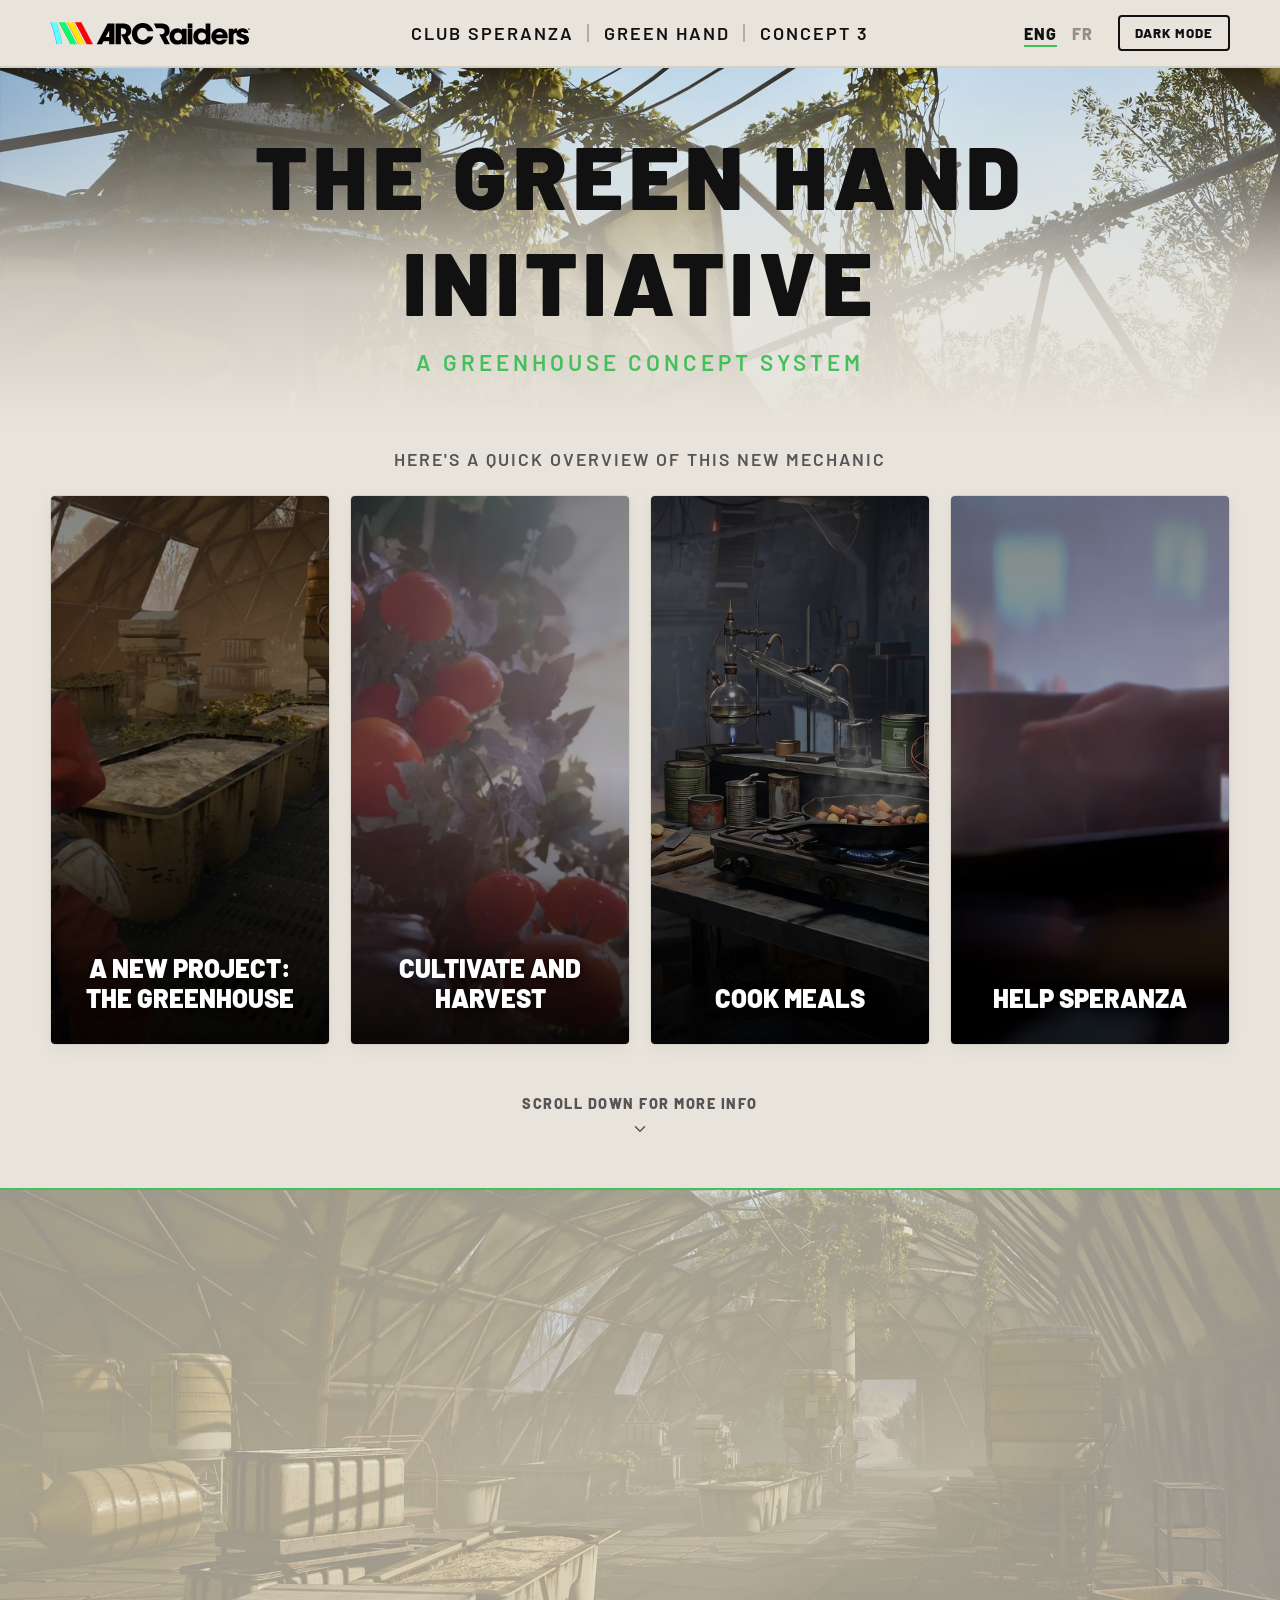
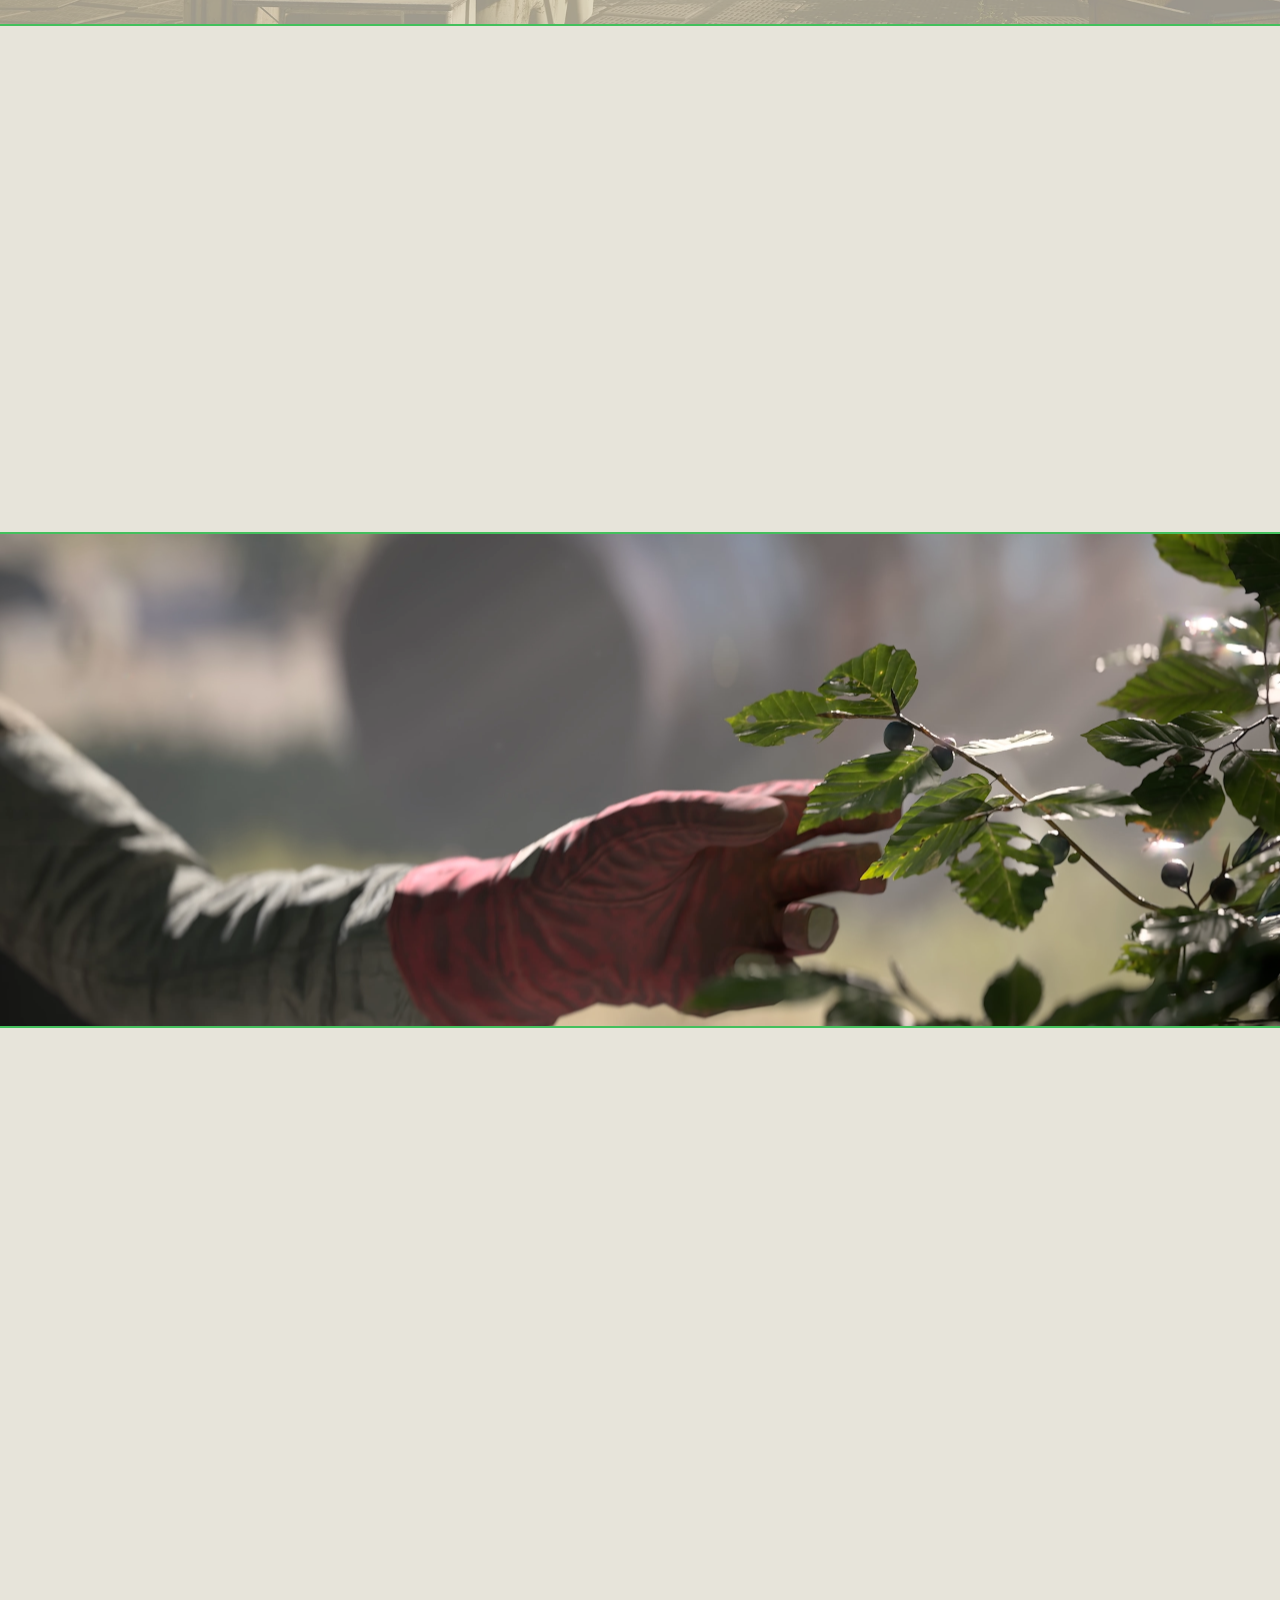
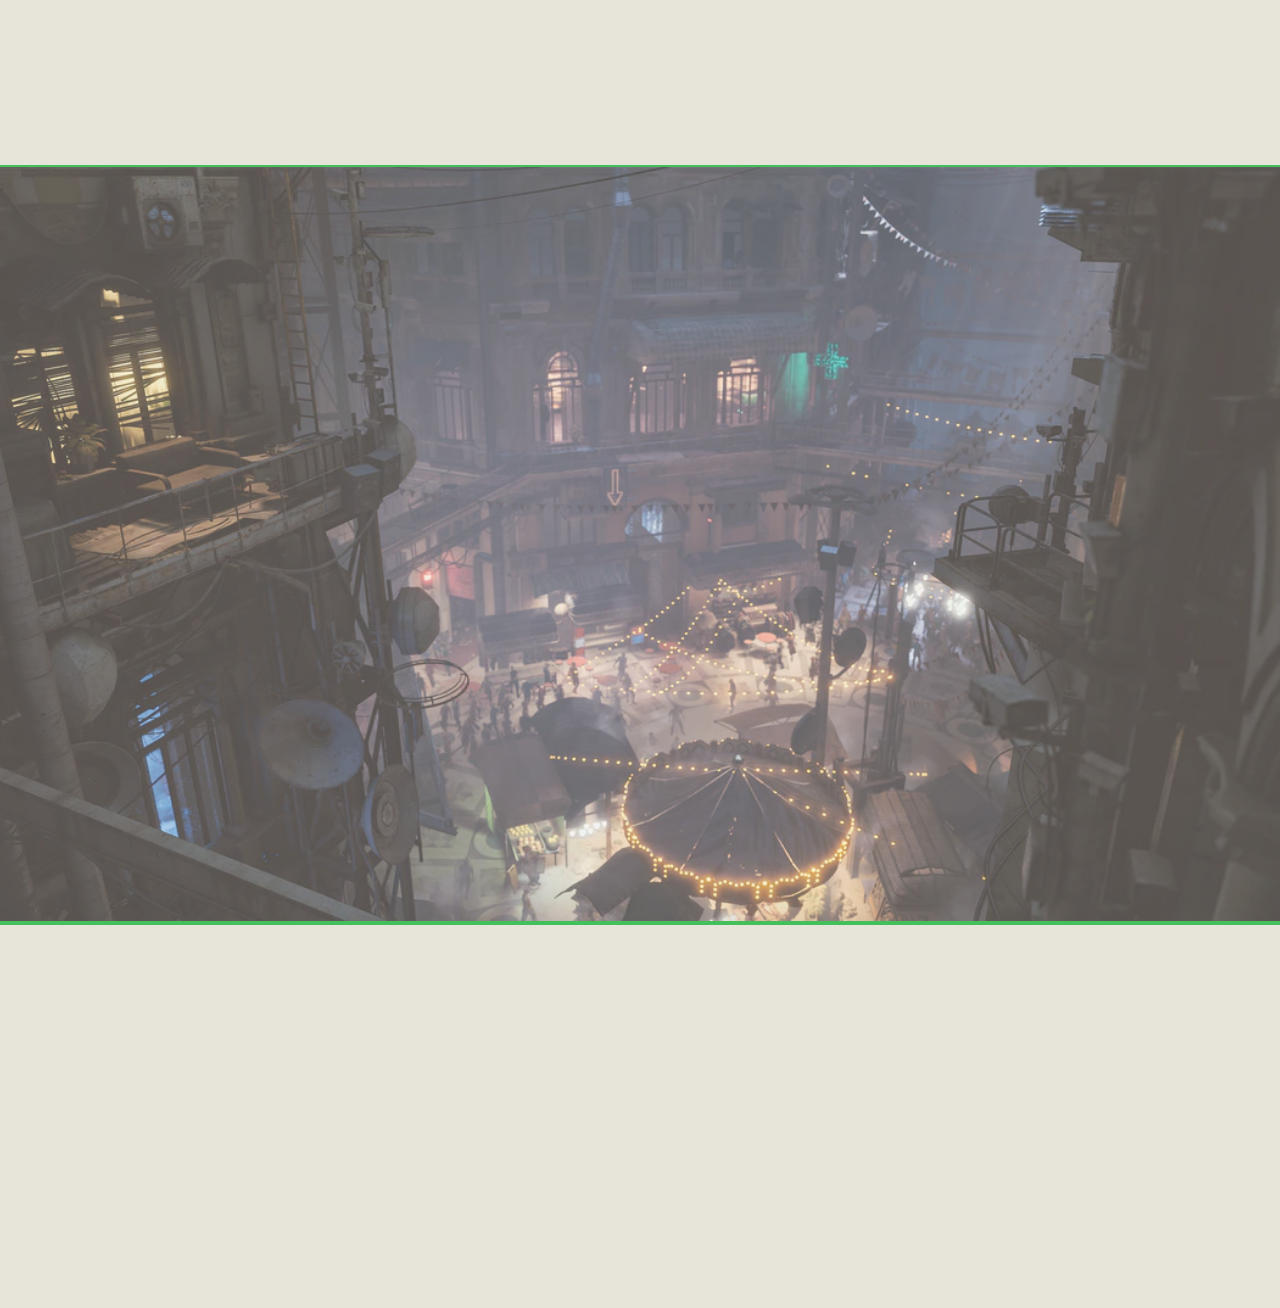
<file: concept2.html>
<!DOCTYPE html>
<html lang="en">

<head>
    <meta charset="UTF-8">
    <meta name="viewport" content="width=device-width, initial-scale=1.0">
    <title>Greenhouse Concept | Arc Raiders</title>

    <link rel="preconnect" href="https://fonts.googleapis.com">
    <link rel="preconnect" href="https://fonts.gstatic.com" crossorigin>
    <link href="https://fonts.googleapis.com/css2?family=Barlow:wght@400;500;600;800;900&display=swap" rel="stylesheet">

    <link rel="stylesheet" href="style.css">

</head>

<body class="theme-greenhouse">

    <header class="hero-container">
        <div class="hero-bg" style="background-image: url('C2_HEROBG.webp');"></div>
        <h1>The Green Hand Initiative</h1>
        <h2>A GREENHOUSE CONCEPT SYSTEM</h2>
    </header>

    <div class="overview-text">
        Here's a quick overview of this new mechanic
    </div>

    <section class="concept-grid" id="grid">

        <div class="card" style="--card-bg-img: url('C2_HC1.webp');">
            <h3>A NEW PROJECT: THE GREENHOUSE</h3>
            <div class="card-info">
                <p>A permanent and upgradable project<br></p>
                <p style="margin-top: 15px; font-size: 0.85em; color: var(--accent);">Click to read more</p>
            </div>
        </div>

        <div class="card" style="--card-bg-img: url('C2_HC2.png');">
            <h3>CULTIVATE AND HARVEST</h3>
            <div class="card-info">
                <p>Grow your own plants indoors</p>
                <p style="margin-top: 15px; font-size: 0.85em; color: var(--accent);">Click to read more</p>
            </div>
        </div>

        <div class="card" style="--card-bg-img: url('C2_HC3.png');">
            <h3>COOK MEALS</h3>
            <div class="card-info">
                <p>New cooking station <br>Cook meals, receive small buffs</p>
                <p style="margin-top: 15px; font-size: 0.85em; color: var(--accent);">Click to read more</p>
            </div>
        </div>

        <div class="card" style="--card-bg-img: url('C2_HC4.png');">
            <h3>HELP SPERANZA</h3>
            <div class="card-info">
                <p>Donate your harvest or topside plants<br>Receive Rewards and Merits</p>
                <p style="margin-top: 15px; font-size: 0.85em; color: var(--accent);">Click to read more</p>
            </div>
        </div>

    </section>

    <div class="scroll-indicator">
        <span>scroll down for more info</span>
        <svg viewBox="0 0 24 24" fill="none" stroke="currentColor" stroke-width="2" stroke-linecap="round"
            stroke-linejoin="round">
            <polyline points="6 9 12 15 18 9"></polyline>
        </svg>
    </div>


    <section class="info-section align-center" style="background: url('C2_INTROBG.webp') center/cover no-repeat;">
        <div class="info-content">
            <h2 class="title-with-icon">
                <img src="Icon_Nature.png" alt="Nature Icon" class="section-icon">
                A PEACEFUL LOOP
            </h2>
            <p class="intro-text">
                The Green Hand Initiative is a concept gameplay loop focused on giving plants more purpose in general.
                 It adds a peaceful and pleasing layer to your underground life, giving a new purpose to your
                extractions and providing a lore-friendly way to actively support Speranza's survival!
                <br><br>
                <span class="emphase-box">
                    This concept also emphasizes giving projects <strong>AN ACTUAL PURPOSE</strong>.
                </span>
            </p>
        </div>
    </section>


    <section id="section-concept-1" class="info-section align-center" style="background-color: var(--bg-main);">
        <div class="info-content project-window-layout">

            <div class="project-menu-container">
                <div class="schema-eyebrow" style="margin-bottom: 15px; display: inline-flex; align-items: center; gap: 10px; animation: bounce 2s infinite;">
                    <img src="Icon_Projects_Menu.png" alt="Icon" class="project-icon-green">
                    AVAILABLE PROJECTS
                </div>

                <div class="project-grid">
                    <div class="glow-wrapper lift-on-hover" style="width: 100%; display: block;">
                        <div class="project-card large-card" id="openProjectModalBtn">
                            <div class="project-content" style="background-image: url('C2_HC1.webp');">
                                <div class="project-title-bar">
                                    <span class="project-label">GREENHOUSE</span>
                                </div>
                            </div>
                        </div>
                    </div>
                </div>
            </div>

            <div class="project-text-container">
                <h2 class="title-with-icon">REBUILD NATURE INSIDE OF SPERANZA</h2>
                <p class="intro-text">Unlock a personal, instanced <strong>Greenhouse Project</strong> next to your
                    raider's Den. <br>This isn't just a prop; it is an interactive project that comes with multiple
                    upgrades (click on the image to see a preview). </p>
            </div>
        </div>
    </section>

    <div id="modal-0.5" class="modal">
        <div class="modal-content game-modal" style="background-image: url('C2_HC1.webp');">
            <span class="close-btn" id="closeProjectModalBtn">×</span>

            <div class="game-modal-left" id="modalLeftPanel">
                <div class="game-modal-eyebrow">PROJECT</div>
                <h2 class="game-modal-title">THE GREENHOUSE</h2>

                <div id="state-purchase" class="modal-state">
                    <p class="game-modal-desc">Speranza does not allow Raiders to use water freely. If you want to use it for your project, you first need to get authorization.</p>

                    <div class="requirement-section">
                        <div class="requirement-title">REQUIREMENT:</div>
                        <div class="requirement-box">
                            <div class="requirement-item">
                                <div class="glow-wrapper">
                                    <div class="item-slot rarity-legendary">
                                        <img src="Security_Code.png" class="main-item-img" alt="Item Image">
                                        <div class="item-bottom-bar">
                                            <img src="Icon_Key.png" class="sub-item-icon" alt="Sub Icon">
                                        </div>
                                    </div>
                                    <div class="item-tooltip">
                                        <div class="tooltip-content">
                                            <div class="tooltip-tags">
                                                <span class="tooltip-tag icon-only-tag">
                                                    <img src="Icon_Key.png" class="tag-icon" alt="Key">
                                                </span>
                                                <span class="tooltip-tag">KEY</span>
                                                <span class="tooltip-tag">LEGENDARY</span>
                                            </div>
                                            <div class="tooltip-title">Official Authorization for Water Usage</div>
                                            <div class="tooltip-desc">A pass granted to use the water for a greenhouse project.</div>
                                        </div>
                                        <div class="tooltip-footer">
                                            <div class="footer-stat">
                                                <img src="Icon_Weight.png" class="footer-icon" alt="Weight"> 0.5
                                            </div>
                                            <div class="footer-stat">
                                                <img src="Icon_Coins.png" class="footer-icon" alt="Coins"> 100,000
                                            </div>
                                        </div>
                                    </div>
                                </div>
                                <span class="req-text">Official Authorization for Water Usage</span>
                            </div>
                            <button class="purchase-btn-game" id="triggerPurchaseBtn">
                                <span class="key-prompt">E</span> PURCHASE
                            </button>
                        </div>
                    </div>
                </div>

                <div id="state-upgrades" class="modal-state hidden">
                    <p class="game-modal-desc" style="margin-bottom: 20px;">
                        Your Greenhouse is now fully operational. Access the core systems.
                    </p>
                    <div class="upgrade-section">
                        <div class="upgrade-section-title">UPGRADES</div>
                        <div class="upgrade-grid">
                            <div class="upgrade-card">
                                <div class="upgrade-header">
                                    <img src="lampbulb.png" class="upgrade-icon">
                                    <span class="upgrade-title">UV LIGHTS</span>
                                </div>
                                <div class="upgrade-desc">
                                    <img src="positive_icon.webp" class="desc-icon-blue">
                                    <span>Faster growing time.</span>
                                </div>
                            </div>
                            <div class="upgrade-card">
                                <div class="upgrade-header">
                                    <img src="sprinklers.png" class="upgrade-icon">
                                    <span class="upgrade-title">SPRINKLERS</span>
                                </div>
                                <div class="upgrade-desc">
                                    <img src="positive_icon.webp" class="desc-icon-blue">
                                    <span>Better crop yield.</span>
                                </div>
                            </div>
                            <div class="upgrade-card">
                                <div class="upgrade-header">
                                    <img src="heat.png" class="upgrade-icon">
                                    <span class="upgrade-title">CONTROLLED HEATER</span>
                                </div>
                                <div class="upgrade-desc">
                                    <img src="positive_icon.webp" class="desc-icon-blue">
                                    <span>Faster growing time.</span>
                                </div>
                            </div>
                            <div class="upgrade-card">
                                <div class="upgrade-header">
                                    <img src="soil.png" class="upgrade-icon">
                                    <span class="upgrade-title">BETTER SOIL</span>
                                </div>
                                <div class="upgrade-desc">
                                    <img src="positive_icon.webp" class="desc-icon-blue">
                                    <span>Ability to grow special crops.</span>
                                </div>
                            </div>
                        </div>
                    </div>

                    <div class="harvest-alert">
                        <img src="Icon_Nature.png" alt="Nature" class="bounce-icon">
                        <span>There are 17 fully grown plants in the greenhouse. Harvest them now!</span>
                    </div>

                    <button class="purchase-btn-game" id="enterGreenhouseBtn" style="margin-top: 25px;">
                        <span class="key-prompt">E</span> ENTER GREENHOUSE
                    </button>
                </div>
            </div>
        </div>
    </div>


    <section id="section-concept-2" class="info-section align-left"
        style="background: url('C2_W3BG.png') center/cover no-repeat; --section-opacity: 0;">

        <div class="info-content seeds-main-layout">

            <div class="glass-panel fixed-panel">
                <h2 class="schema-title">SEEDS OF TOMORROW</h2>
                <p class="intro-text">Plants or seeds that you scavenge topside can now be cultivated in your
                    greenhouse: </p>
                <p class="intro-text" style="margin-top: 15px;"><strong> They grow in real time.</strong></p>
                <p class="intro-text" style="margin-top: 0px;"><strong> You can only grow 24 plants at a time.</strong></p>
                <p class="intro-text" style="margin-top: 10px;"><em>Some plants can be found in special conditions or
                        rarely in the seed vault of Stella Montis.</em></p>
            </div>

            <div style="flex: 1.8; padding: 35px 40px; background-color: var(--card-bg-closed); border-radius: 12px; border: 1px solid var(--card-border); box-shadow: 0 15px 40px var(--shadow-light); z-index: 10; display: flex; flex-direction: column; gap: 25px;">
                
                <div class="schema-eyebrow" style="margin: 0; display: flex; align-items: center; gap: 10px;">
                    <img src="Icon_Nature.png" alt="Icon" class="project-icon-green" style="width: 18px; height: 18px;">
                    KNOWN FLORA INVENTORY
                </div>

                <div style="display: flex; flex-wrap: nowrap; gap: 15px; justify-content: space-between; align-items: center; width: 100%;">
                    
                    <div class="glow-wrapper lift-on-hover">
                        <div class="item-slot rarity-uncommon" style="width: 105px; height: 105px;">
                            <img src="Great_Mullein.png" class="main-item-img" alt="Great Mullein">
                            <div class="item-bottom-bar">
                                <img src="Icon_Nature.png" class="sub-item-icon" alt="Nature">
                            </div>
                        </div>
                        <div class="item-tooltip position-top">
                            <div class="tooltip-content">
                                <div class="tooltip-tags">
                                    <span class="tooltip-tag icon-only-tag"><img src="Icon_Nature.png" class="tag-icon" alt="Nature"></span>
                                    <span class="tooltip-tag">PLANT</span>
                                    <span class="tooltip-tag">UNCOMMON</span>
                                </div>
                                <div class="tooltip-title">Great Mullein</div>
                                <div class="tooltip-desc">Used to craft medical supplies.</div>
                            </div>
                            <div class="tooltip-footer">
                                <div class="footer-stat"><img src="Icon_Time.png" class="footer-icon" alt="Time"> 1h 00m</div>
                                <div class="footer-stat"><img src="Coin.webp" class="footer-icon" alt="Coins"> 300</div>
                            </div>
                        </div>
                    </div>

                    <div class="glow-wrapper lift-on-hover">
                        <div class="item-slot rarity-uncommon" style="width: 105px; height: 105px;">
                            <img src="Prickly_Pear.png" class="main-item-img" alt="Prickly Pear" style="transform: scale(0.95);">
                            <div class="item-bottom-bar">
                                <img src="Icon_Nature.png" class="sub-item-icon" alt="Nature">
                            </div>
                        </div>
                        <div class="item-tooltip position-top">
                            <div class="tooltip-content">
                                <div class="tooltip-tags">
                                    <span class="tooltip-tag icon-only-tag"><img src="Icon_Nature.png" class="tag-icon" alt="Nature"></span>
                                    <span class="tooltip-tag">PLANT</span>
                                    <span class="tooltip-tag">UNCOMMON</span>
                                </div>
                                <div class="tooltip-title">Prickly Pear</div>
                                <div class="tooltip-desc">Can be consumed for a small amount of stamina.</div>
                            </div>
                            <div class="tooltip-footer">
                                <div class="footer-stat"><img src="Icon_Time.png" class="footer-icon" alt="Time"> 2h 00m</div>
                                <div class="footer-stat"><img src="Coin.webp" class="footer-icon" alt="Coins"> 640</div>
                            </div>
                        </div>
                    </div>

                    <div class="glow-wrapper lift-on-hover">
                        <div class="item-slot rarity-uncommon" style="width: 105px; height: 105px;">
                            <img src="Agave.png" class="main-item-img" alt="Agave">
                            <div class="item-bottom-bar">
                                <img src="Icon_Nature.png" class="sub-item-icon" alt="Nature">
                            </div>
                        </div>
                        <div class="item-tooltip position-top">
                            <div class="tooltip-content">
                                <div class="tooltip-tags">
                                    <span class="tooltip-tag icon-only-tag"><img src="Icon_Nature.png" class="tag-icon" alt="Nature"></span>
                                    <span class="tooltip-tag">PLANT</span>
                                    <span class="tooltip-tag">UNCOMMON</span>
                                </div>
                                <div class="tooltip-title">Agave</div>
                                <div class="tooltip-desc">A piece of an agave leaf. Can be used to regain a small amount of health.</div>
                            </div>
                            <div class="tooltip-footer">
                                <div class="footer-stat"><img src="Icon_Time.png" class="footer-icon" alt="Time"> 3h 00m</div>
                                <div class="footer-stat"><img src="Coin.webp" class="footer-icon" alt="Coins"> 1,000</div>
                            </div>
                        </div>
                    </div>

                    <div class="glow-wrapper lift-on-hover">
                        <div class="item-slot rarity-uncommon" style="width: 105px; height: 105px;">
                            <img src="Mushroom.png" class="main-item-img" alt="Mushroom" style="transform: scale(0.95);">
                            <div class="item-bottom-bar">
                                <img src="Icon_Nature.png" class="sub-item-icon" alt="Nature">
                            </div>
                        </div>
                        <div class="item-tooltip position-top">
                            <div class="tooltip-content">
                                <div class="tooltip-tags">
                                    <span class="tooltip-tag icon-only-tag"><img src="Icon_Nature.png" class="tag-icon" alt="Nature"></span>
                                    <span class="tooltip-tag">PLANT</span>
                                    <span class="tooltip-tag">UNCOMMON</span>
                                </div>
                                <div class="tooltip-title">Mushroom</div>
                                <div class="tooltip-desc">Can be consumed to regain a small amount of health.</div>
                            </div>
                            <div class="tooltip-footer">
                                <div class="footer-stat"><img src="Icon_Time.png" class="footer-icon" alt="Time"> 6h 00m</div>
                                <div class="footer-stat"><img src="Coin.webp" class="footer-icon" alt="Coins"> 4,000</div>
                            </div>
                        </div>
                    </div>

                    <div class="glow-wrapper lift-on-hover">
                        <div class="item-slot rarity-rare" style="width: 105px; height: 105px;">
                            <img src="Candleberries.png" class="main-item-img" alt="Candleberries" style="transform: scale(0.95);">
                            <div class="item-bottom-bar">
                                <img src="Icon_Nature.png" class="sub-item-icon" alt="Nature">
                            </div>
                        </div>
                        <div class="item-tooltip position-top">
                            <div class="tooltip-content">
                                <div class="tooltip-tags">
                                    <span class="tooltip-tag icon-only-tag"><img src="Icon_Nature.png" class="tag-icon" alt="Nature"></span>
                                    <span class="tooltip-tag">PLANT</span>
                                    <span class="tooltip-tag">RARE</span>
                                </div>
                                <div class="tooltip-title">Candleberries</div>
                                <div class="tooltip-desc">A waxy berry that grows only during a small window each year. People have depended on them to make candles, foods and medicine for ages.
                                    <br> <strong>Only found during cold snap!</strong>
                                </div>
                            </div>
                            <div class="tooltip-footer">
                                <div class="footer-stat"><img src="Icon_Time.png" class="footer-icon" alt="Time"> 1h 30m</div>
                                <div class="footer-stat"><img src="Coin.webp" class="footer-icon" alt="Coins"> 460</div>
                            </div>
                        </div>
                    </div>

                    <div class="glow-wrapper lift-on-hover">
                        <div class="item-slot rarity-legendary" style="width: 105px; height: 105px;">
                            <img src="Possibly_Toxic_Plant.png" class="main-item-img" alt="Revitalized Plant">
                            <div class="item-bottom-bar">
                                <img src="Icon_Nature.png" class="sub-item-icon" alt="Nature">
                            </div>
                        </div>
                        <div class="item-tooltip position-top">
                            <div class="tooltip-content">
                                <div class="tooltip-tags">
                                    <span class="tooltip-tag icon-only-tag"><img src="Icon_Nature.png" class="tag-icon" alt="Nature"></span>
                                    <span class="tooltip-tag">PLANT</span>
                                    <span class="tooltip-tag">LEGENDARY</span>
                                </div>
                                <div class="tooltip-title">Possibly Toxic Plant</div>
                                <div class="tooltip-desc">A speculated source of miraculous healing, and/or particularly nasty rashes.
                                    <br> <strong>Only found during Toxic Swamp !</strong>
                                </div>
                            </div>
                            <div class="tooltip-footer">
                                <div class="footer-stat"><img src="Icon_Time.png" class="footer-icon" alt="Time"> 24h 00m</div>
                                <div class="footer-stat"><img src="Coin.webp" class="footer-icon" alt="Coins"> 10,500</div>
                            </div>
                        </div>
                    </div>

                </div>
            </div>

        </div>
    </section>

    <section id="section-concept-3" class="info-section align-center" style="background-color: var(--bg-main);">
        <div class="info-content" style="width: 100%; max-width: 1200px;">

            <h2 class="title-with-icon" style="justify-content: center;">
                <img src="Food.png" alt="Food Icon" class="section-icon food-icon">
                SURVIVAL GASTRONOMY
            </h2>

            <p class="intro-text" style="margin-bottom: 50px;">
                <em>"A well-fed Raider is a deadly Raider."</em> - A hungry raider, probably.
                <br><br>
                Use your harvested crops at the new Cooking Station to prepare meals before a raid. They are small
                buff items, providing another gameplay purpose for plants. You can unlock new recipe with blueprints or with the new milestone program ! <strong>Here are some examples:</strong>
            </p>
            
            <div class="meals-grid">
                <div class="meal-card" style="background-image: url('meal1.png');">
                    <div class="meal-hover-desc">Keeps you warmer outside during a cold snap.</div>
                    <div class="meal-title-bar">
                        <span class="meal-title">CANDLEBERRY SYRUP</span>
                        <span class="meal-qty">5/5</span>
                    </div>
                </div>

                <div class="meal-card" style="background-image: url('meal2.png');">
                    <div class="meal-hover-desc">Slightly increased stamina recovery for 15 minutes.</div>
                    <div class="meal-title-bar">
                        <span class="meal-title">SMASHED VEGETABLES</span>
                        <span class="meal-qty">3/3</span>
                    </div>
                </div>

                <div class="meal-card" style="background-image: url('meal3.png');">
                    <div class="meal-hover-desc">Minor boost to sprint speed when out of combat.</div>
                    <div class="meal-title-bar">
                        <span class="meal-title">TOPSIDE TEA</span>
                        <span class="meal-qty">5/5</span>
                    </div>
                </div>

                <div class="meal-card" style="background-image: url('meal4.png');">
                    <div class="meal-hover-desc">Slow passive health regeneration over time.</div>
                    <div class="meal-title-bar">
                        <span class="meal-title">SHROOM SOUP</span>
                        <span class="meal-qty">2/2</span>
                    </div>
                </div>

                <div class="meal-card" style="background-image: url('meal5.png');">
                    <div class="meal-hover-desc">Grants a slightly higher chance to find rarer items.</div>
                    <div class="meal-title-bar">    
                        <span class="meal-title">SPERANZA SPECIALTY</span>
                        <span class="meal-qty">1/1</span>
                    </div>
                </div>  
            </div>
        </div>
    </section>

    <section id="section-concept-4" class="info-section align-center help-speranza-bg">
        <div class="info-content dual-box-layout">

            <div class="glass-panel left-modifier-box donation-board-container">
                
                <div class="daily-contract-panel">
                    <div class="contract-header-pill">DAILY CONTRACT</div>
                    <div class="contract-card">
                        <span class="difficulty-tag">NORMAL</span>
                        <h4 class="contract-title">HARVEST GREAT MULLEIN</h4>
                        <p class="contract-desc">Find and harvest <strong>Great Mullein</strong>.</p>
                        
                        <div class="contract-progress">
                            <div class="mini-bar-bg"><div class="mini-bar-fill" style="width: 0%;"></div></div>
                            <span class="mini-progress-text">0/20</span>
                        </div>
                        
                        <div class="contract-rewards-section">
                            <span class="rewards-label">Rewards:</span>
                            <div class="reward-icons">
                                <div class="reward-item">
                                    <img src="Coin.webp" alt="Materials">
                                    <span>9k</span>
                                </div>
                                <div class="reward-item">
                                    <img src="positive_icon.webp" alt="Merits">
                                    <span>100</span>
                                </div>
                            </div>
                        </div>
                        
                        <button class="btn-yellow-accept">ACCEPT</button>
                    </div>
                </div>

               <div class="weekly-donation-panel">
                    <div class="top-tags-row">
                        <span class="tag-yellow">THE GREEN HAND INITIATIVE</span>
                    </div>
                    
                    <p class="donation-lore">
                        With the recent shortage of food, Celeste is sponsoring a reward program for raiders who donate their crops.
                    </p>
                    
                    <div style="display: flex; flex-direction: column; gap: 8px; align-items: flex-start;">
                        <div class="progress-section-title">
                            <h4>DONATION PROGRESS BAR:</h4>
                        </div>
                        <span class="tag-black">WEEKLY DONATION</span>
                    </div>
                    
                    <div class="weekly-timer-row">
                        <span class="timer-text" id="weekly-timer">RESETS IN: --d --h --m</span>
                        <div class="info-bubble" data-tooltip="Reset every sunday">i</div>
                    </div>

                    <div class="big-progress-wrapper">
                        <div class="big-progress-track">
                            <div class="big-progress-fill" style="width: 74%;"></div> 
                        </div>
                        <div class="progress-numbers">74 / 100 CROPS DONATED</div>
                    </div>

                    <div class="donation-buffs">
                        <div class="buffs-condition">WHEN FULL:</div>
                        <ul>
                            <li><strong>+6kg</strong> carrying capacity for your Raider.</li>
                            <li>Better items found by <strong>Scrappy</strong>.</li>
                            <li><strong>+5%</strong> maximum stamina.</li>
                        </ul>
                        <span class="tag-black">You can always give more than 100 crops per week.</span>
                    </div>
                    
                    <hr class="donation-separator">
                    
                    <button class="btn-pill-black">SEE THE PROGRAM MILESTONES</button>
                </div>
            </div>

            <div class="glass-panel right-info-box">
                <h2 class="schema-title">HELPING SPERANZA</h2>
                <p class="intro-text">
                 <br>  <em>  Celeste heard that raiders are now growing their own plants and has established a new program: the green hand initiative, a <strong> milestone-type</strong> system based on your total number of crops donated ! Earn Merits and buffs through her new program, and and help rebuild and reinforce Speranza. </em> 
                </p>
            </div>

        </div>
    </section>

    <section class="info-section align-center" style="border-top: 4px solid var(--accent); min-height: 40vh;">
        <div class="info-content" style="text-align: center;">
            <h2>About me</h2>
            <p class="intro-text" style="margin-bottom: 30px;">Hi i'm Gogneau, I initially designed this concept to see how a non-combat
                loop could fit into ARC Raiders. I know there's 99% chance that my concept will never see the day but i don't care, i'm loving to share some concept of my favorite game with you all !</p>

            <a href="#" target="_blank"
                style="display: inline-block; background-color: var(--accent); color: #fff; padding: 15px 30px; font-size: 1.2rem; font-weight: 800; text-transform: uppercase; letter-spacing: 2px; text-decoration: none; border-radius: 5px; transition: transform 0.3s ease, box-shadow 0.3s ease;">
                Read the original Reddit Post
            </a>
        </div>
    </section>

    <script>
        const cards = document.querySelectorAll('.card');

        cards.forEach((card, index) => {
            card.addEventListener('click', function (e) {
                const targets = ['section-concept-1', 'section-concept-2', 'section-concept-3', 'section-concept-4'];
                const targetElement = document.getElementById(targets[index]);

                if (targetElement) {
                    targetElement.scrollIntoView({ behavior: 'smooth', block: 'center' });
                }
            });
        });

        const infoContents = document.querySelectorAll('.info-content');
        const observerOptions = { root: null, rootMargin: '0px', threshold: 0.1 };

        const observer = new IntersectionObserver((entries, observer) => {
            entries.forEach(entry => {
                if (entry.isIntersecting) {
                    entry.target.classList.add('is-visible');
                } else {
                    entry.target.classList.remove('is-visible');
                }
            });
        }, observerOptions);

        infoContents.forEach(content => {
            observer.observe(content);
        });

        const projectModal = document.getElementById("modal-0.5");
        const openProjectBtn = document.getElementById("openProjectModalBtn");

        if (openProjectBtn && projectModal) {
            openProjectBtn.addEventListener('click', function (e) {
                e.preventDefault();
                projectModal.classList.add('show');
            });
        }

        const closeActions = () => {
            if (projectModal) projectModal.classList.remove('show');
            
            setTimeout(() => {
                const modalLeftPanel = document.getElementById("modalLeftPanel");
                const statePurchase = document.getElementById("state-purchase");
                const stateUpgrades = document.getElementById("state-upgrades");
                
                if (modalLeftPanel) modalLeftPanel.classList.remove("expanded");
                if (stateUpgrades) stateUpgrades.classList.add("hidden");
                if (statePurchase) statePurchase.classList.remove("hidden");
            }, 300);
        };

        document.addEventListener('click', function(e) {
            if (e.target.closest('.close-btn') || e.target.id === "closeProjectModalBtn") {
                closeActions();
            }
            if (e.target === projectModal || e.target.classList.contains('modal')) {
                closeActions();
            }
        });

        const triggerPurchaseBtn = document.getElementById("triggerPurchaseBtn");
        const modalLeftPanel = document.getElementById("modalLeftPanel");
        const statePurchase = document.getElementById("state-purchase");
        const stateUpgrades = document.getElementById("state-upgrades");

        if (triggerPurchaseBtn) {
            triggerPurchaseBtn.addEventListener('click', function () {
                modalLeftPanel.classList.add("expanded");
                statePurchase.classList.add("hidden");
                stateUpgrades.classList.remove("hidden");
            });
        }
    </script>

    <script>
        function updateWeeklyTimer() {
            const now = new Date();
            const nextSunday = new Date();
            
            nextSunday.setDate(now.getDate() + (7 - now.getDay()) % 7);
            nextSunday.setHours(23, 59, 59, 999);
            
            if (now.getDay() === 0 && now.getHours() > 0) {
               nextSunday.setDate(now.getDate() + 6);
            }

            const diff = nextSunday - now;

            const days = Math.floor(diff / (1000 * 60 * 60 * 24));
            const hours = Math.floor((diff % (1000 * 60 * 60 * 24)) / (1000 * 60 * 60));
            const minutes = Math.floor((diff % (1000 * 60 * 60)) / (1000 * 60));

            const timerElement = document.getElementById('weekly-timer');
            if(timerElement) {
                timerElement.innerText = `RESETS IN: ${days}d ${hours}h ${minutes}m`;
            }
        }

        updateWeeklyTimer();
        setInterval(updateWeeklyTimer, 60000);

        const enterGreenhouseBtn = document.getElementById("enterGreenhouseBtn");
        const acceptBtn = document.querySelector(".btn-yellow-accept");
        const seeProgramBtn = document.querySelector(".btn-pill-black");

        const triggerShake = function(e) {
            e.preventDefault();
            this.classList.remove("shake");
            void this.offsetWidth; 
            this.classList.add("shake");
        };

        if (enterGreenhouseBtn) {
            enterGreenhouseBtn.addEventListener('click', triggerShake);
        }
        if (acceptBtn) {
            acceptBtn.addEventListener('click', triggerShake);
        }
        if (seeProgramBtn) {
            seeProgramBtn.addEventListener('click', triggerShake);
        }
    </script>

    <script src="navbar.js"></script>
</body>

</html>
</file>
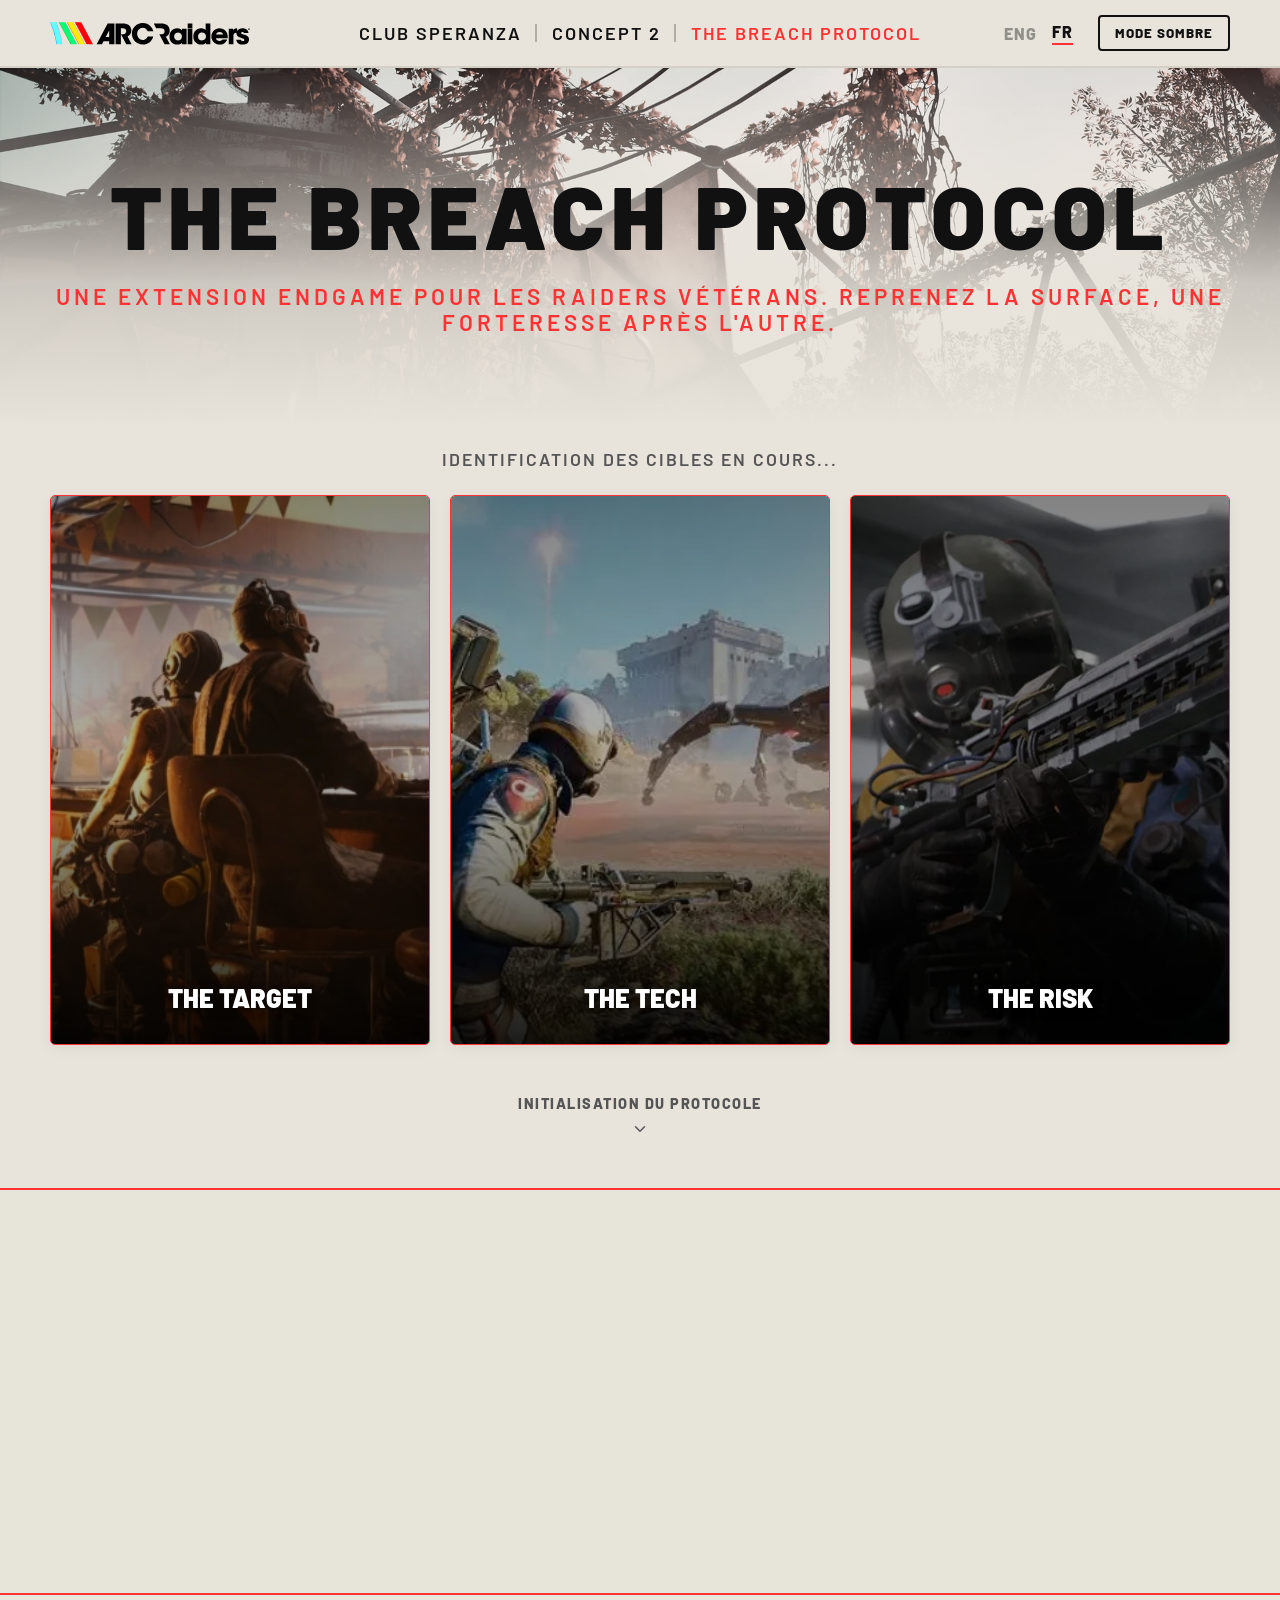
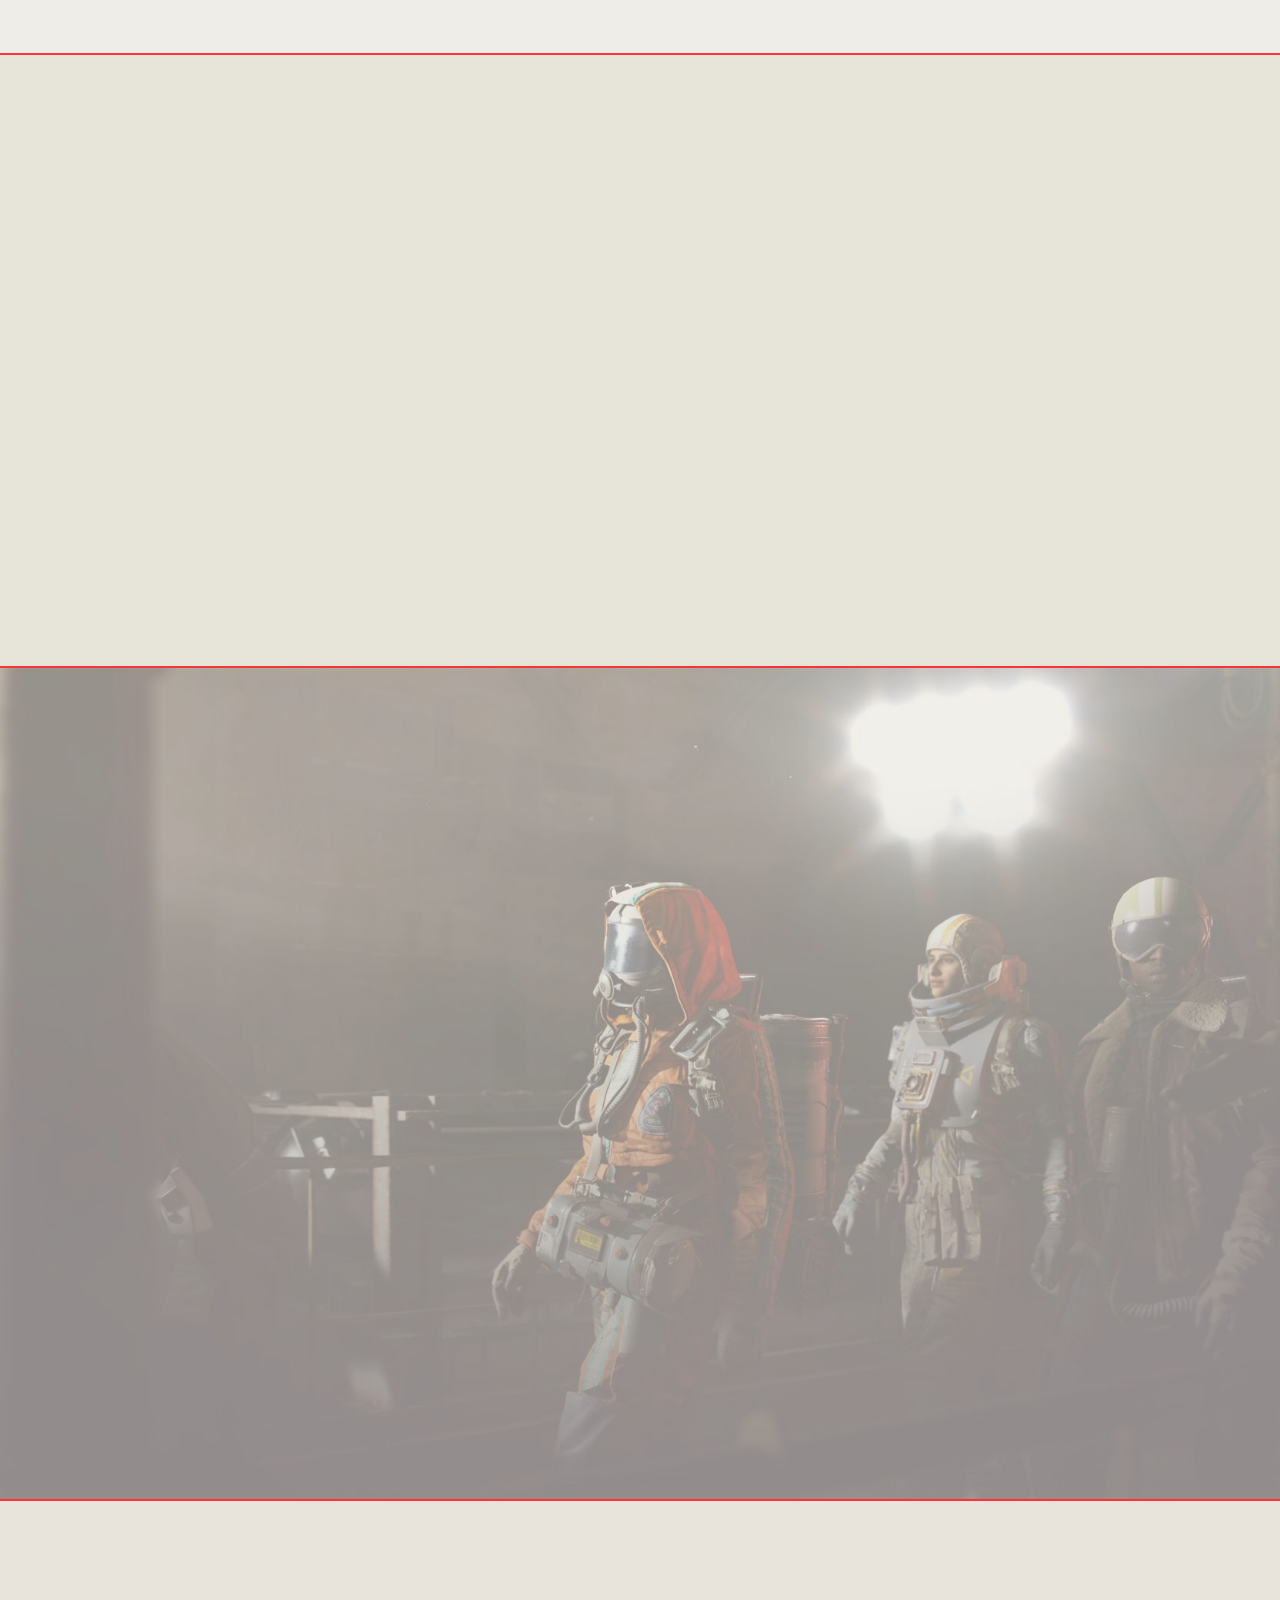
<file: concept3-fr.html>
<!DOCTYPE html>
<html lang="fr">
<head>
    <meta charset="UTF-8">
    <meta name="viewport" content="width=device-width, initial-scale=1.0">
    <title>The Breach Protocol | Arc Raiders</title>
    
    <link rel="preconnect" href="https://fonts.googleapis.com">
    <link rel="preconnect" href="https://fonts.gstatic.com" crossorigin>
    <link href="https://fonts.googleapis.com/css2?family=Barlow:wght@400;500;600;800;900&display=swap" rel="stylesheet">
    
    <link rel="stylesheet" href="style.css">
    
    <style>
        :root {
            --accent-rgb: 255, 51, 51 !important; 
        }
        
        /* Ajustements cosmétiques pour le terminal (Section 5) */
        .terminal-box {
            background-color: #0a0b10;
            border: 1px solid var(--accent);
            border-radius: 6px;
            padding: 30px;
            color: #fff;
            font-family: monospace;
            box-shadow: 0 10px 30px rgba(255, 51, 51, 0.15);
            text-align: left;
        }
        
        .terminal-box h3 {
            font-family: 'Barlow', sans-serif;
            color: var(--accent);
            margin-bottom: 20px;
        }
        
        .terminal-box ul {
            list-style: none;
            padding: 0;
        }
        
        .terminal-box li {
            margin-bottom: 15px;
            font-size: 1.1rem;
            border-bottom: 1px solid rgba(255, 51, 51, 0.2);
            padding-bottom: 10px;
        }
        
        .terminal-box li strong {
            color: var(--accent);
        }
    </style>
</head>
<body>

    <nav>
        <div class="nav-logo-container">
            <div class="dynamic-logo"></div>
        </div>
        <div class="nav-links">
            <a href="index-fr.html">Club Speranza</a>
            <a href="concept2-fr.html">Concept 2</a>
            <a href="concept3-fr.html" style="color: var(--accent);">The Breach Protocol</a>
        </div>
        <div class="nav-spacer" style="display: flex; align-items: center; justify-content: flex-end;">
            <div class="lang-flags">
                <a href="concept3.html" style="text-decoration: none; color: inherit;">
                    <span class="flag" title="English">ENG</span>
                </a>
                <span class="flag active" title="Français">FR</span>
            </div>
            <button class="theme-btn" id="theme-toggle">Mode Sombre</button>
        </div>
    </nav>

    <header class="hero-container">
        <div class="hero-bg" style="background-image: url('C2_HEROBG.webp'); filter: grayscale(50%) sepia(20%) hue-rotate(-50deg);"></div>
        <h1>THE BREACH PROTOCOL</h1>
        <h2>Une extension endgame pour les Raiders vétérans. Reprenez la surface, une forteresse après l'autre.</h2>
    </header>

    <div class="overview-text">
        Identification des cibles en cours...
    </div>

    <section class="concept-grid" id="grid">
        <div class="card" style="--card-bg-img: url('HC1.webp'); border-color: var(--accent);">
            <h3>THE TARGET</h3>
            <div class="card-info">
                <p>Identifiez les "Large Vaults" sur votre carte, des forteresses lourdement gardées.</p>
            </div>
        </div>

        <div class="card" style="--card-bg-img: url('HC2.webp'); border-color: var(--accent);">
            <h3>THE TECH</h3>
            <div class="card-info">
                <p>Utilisez le Lore et les matériaux exotiques pour briser les sécurités des machines.</p>
            </div>
        </div>
        
        <div class="card" style="--card-bg-img: url('HC3.webp'); border-color: var(--accent);">
            <h3>THE RISK</h3>
            <div class="card-info">
                <p>Entrez dans des zones sans issue où votre équipement est votre seule assurance vie.</p>
            </div>
        </div>
    </section>

    <div class="scroll-indicator">
        <span>Initialisation du protocole</span>
        <svg viewBox="0 0 24 24" fill="none" stroke="currentColor" stroke-width="2" stroke-linecap="round" stroke-linejoin="round">
            <polyline points="6 9 12 15 18 9"></polyline>
        </svg>
    </div>

    <section id="section-escalation" class="info-section align-center">
        <div class="info-content">
            <h2>ENDGAME ESCALATION</h2>
            <p class="intro-text">
                Ce système donne enfin une utilité réelle au stuff "Heavy" et aux gadgets avancés. Le monde de la surface devient trop étroit ; le <strong>"Breach Protocol"</strong> offre une raison de risquer ses meilleurs loadouts contre une difficulté qui ne pardonne pas.
            </p>
        </div>
    </section>

    <section id="section-loop" class="info-section align-center window-2">
        <div class="info-content">
            <div class="window-2-layout">
                <div class="schema-container">
                    <div class="schema-column">
                        <div class="schema-eyebrow">ÉTAPE 1</div>
                        <h3 class="schema-title">EXTRACTION</h3>
                        <div class="schema-subtitle">ANCIENT SCRAPS</div>
                        <p class="schema-text">Fouillez les "Small Vaults" en raid normal pour accumuler la technologie nécessaire à la création de votre brèche.</p>
                    </div>
                    
                    <div class="schema-column">
                        <div class="schema-eyebrow">ÉTAPE 2</div>
                        <h3 class="schema-title">CONVERSION</h3>
                        <div class="schema-subtitle">THE DECODER</div>
                        <p class="schema-text">Fabriquez votre pass d'entrée via le projet Data Analyser à Speranza pour transcoder les données brutes.</p>
                    </div>

                    <div class="schema-column">
                        <div class="schema-eyebrow">ÉTAPE 3</div>
                        <h3 class="schema-title">INFILTRATION</h3>
                        <div class="schema-subtitle">THE BREACH</div>
                        <p class="schema-text">Forcez l'entrée d'une forteresse et survivez aux vagues de sécurité pour atteindre le cœur de la structure.</p>
                    </div>
                </div>

                <div class="glass-panel">
                    <h2>FROM SCRAPS TO INTEL</h2>
                    <p class="intro-text">
                        <strong>Progression (Intel & Mods) :</strong><br><br>
                        Récupérez des <em>Intelligence Folders</em> et des <em>Advanced Exotic Scraps</em> pour faire progresser votre système de Milestone et crafter des mods d'armes exclusifs.
                    </p>
                </div>
            </div>
        </div>
    </section>

    <section id="section-pacing" class="info-section align-left" style="background-color: var(--card-bg-closed);">
        <div class="info-content dual-box-layout">
            <div class="left-modifier-box" style="background: url('Speranza.webp') center/cover no-repeat; position: relative;">
                <div style="position: absolute; inset: 0; background: rgba(0,0,0,0.7);"></div>
                <div style="position: relative; z-index: 2; text-align: center;">
                    <svg width="80" height="80" viewBox="0 0 24 24" fill="none" stroke="var(--accent)" stroke-width="1.5" stroke-linecap="round" stroke-linejoin="round" style="margin-bottom: 20px;">
                        <path d="M12 22s8-4 8-10V5l-8-3-8 3v7c0 6 8 10 8 10z"></path>
                        <path d="M12 8v4"></path>
                        <path d="M12 16h.01"></path>
                    </svg>
                    <h2 style="color: #fff; font-size: 2.5rem; text-transform: uppercase;">You Control<br><span style="color: var(--accent);">The Pacing</span></h2>
                </div>
            </div>
            
            <div class="right-info-box">
                <h2 style="font-size: 3rem; text-transform: uppercase; margin-bottom: 20px;">Sécurité & Rythme</h2>
                <div class="emphase-box" style="margin-bottom: 30px;">
                    <strong>ALERTE MAXIMALE</strong> - La forteresse s'adapte à vos actions.
                </div>
                <p style="font-size: 1.15rem; line-height: 1.7; margin-bottom: 15px;">
                    <strong style="color: var(--accent);">Défense de zone :</strong> Systèmes de sécurité détournés par les Arcs (CCTV, alarmes sonores prévenant les autres Raiders).
                </p>
                <p style="font-size: 1.15rem; line-height: 1.7; margin-bottom: 15px;">
                    <strong style="color: var(--accent);">Contrôle des flux :</strong> Portes blindées à sens unique ou piratables pour sceller des sections et se soigner.
                </p>
                <p style="font-size: 1.15rem; line-height: 1.7;">
                    <strong style="color: var(--accent);">Anti-AFK :</strong> Spawn intermittent de petits Arcs (Ticks, Pop) via les conduits d'aération pour maintenir la pression.
                </p>
            </div>
        </div>
    </section>

    <section id="section-rewards" class="info-section align-center">
        <div class="info-content" style="max-width: 1200px; width: 100%;">
            <h2>ARC-GRAFTED MODS & MILESTONES</h2>
            <p class="intro-text" style="margin-bottom: 40px; text-align: center;">Interface Terminal _Shani : Accès aux récompenses déverrouillé.</p>
            
            <div class="document-layout">
                <div class="doc-preview-wrapper" style="display: flex; gap: 20px; flex-direction: row; justify-content: center; flex-wrap: wrap; margin-bottom: 30px;">
                    <div class="glow-wrapper lift-on-hover">
                        <div class="item-slot rarity-epic">
                            <img src="Icon_Trinket.png" alt="Tech Mod" class="main-item-img" style="filter: hue-rotate(120deg);">
                            <div class="item-bottom-bar">
                                <img src="positive_icon.webp" alt="Mod" class="sub-item-icon">
                            </div>
                        </div>
                    </div>
                    <div class="glow-wrapper lift-on-hover">
                        <div class="item-slot rarity-legendary">
                            <img src="Icon_Projects_Menu.png" alt="Milestone" class="main-item-img">
                            <div class="item-bottom-bar">
                                <img src="positive_icon.webp" alt="Intel" class="sub-item-icon">
                            </div>
                        </div>
                    </div>
                </div>

                <div class="terminal-box" style="flex: 1;">
                    <h3>> TERMINAL_LOG</h3>
                    <ul>
                        <li><strong>[ Tech-Mods ] :</strong> Découvrez des modules hybrides uniques combinant la technologie des Raiders et celle des Arcs (ex: Optiques à résonance, condensateurs gravitationnels).</li>
                        <li><strong>[ Milestones ] :</strong> Franchissez des paliers basés sur le volume d'Intels rapportés à Speranza.</li>
                        <li><strong>[ Unlocks ] :</strong> Débloquez des entrées approfondies du Codex, des décorations holographiques pour votre repaire et des avantages de craft exclusifs.</li>
                    </ul>
                </div>
            </div>
        </div>
    </section>

    <section id="section-hub" class="info-section align-center" style="background: url('club_speranza_BG.jpg') center/cover no-repeat;">
        <div class="info-content project-window-layout" style="background: rgba(10, 10, 10, 0.85); padding: 50px; border-radius: 8px; border-left: 4px solid var(--accent); backdrop-filter: blur(10px); max-width: 1400px; width: 95%;">
            
            <div class="project-menu-container">
                <div class="project-card" style="border-color: var(--accent);">
                    <div class="project-content" style="background-image: url('window2_BG.avif');"></div>
                    <div class="project-title-bar">
                        <span class="project-label">PROJECT: DATA ANALYSER</span>
                    </div>
                </div>
                
                <div class="requirement-box">
                    <h4 class="requirement-title">MATÉRIAUX REQUIS</h4>
                    <div class="requirement-item">
                        <img src="Icon_Key.png" alt="Scrap" class="req-icon">
                        <span class="req-text">3x Ancient Tech Scraps</span>
                    </div>
                    <button class="purchase-btn-game" style="background-color: var(--accent); color: #fff;">
                        <div class="key-prompt" style="border-color: #800000; color: #fff;">E</div> CRAFT DECODER
                    </button>
                </div>
            </div>
            
            <div class="project-text-container" style="text-align: left; align-items: flex-start;">
                <h2 style="font-size: 3.5rem; text-transform: uppercase; margin-bottom: 20px; line-height: 1;">THE DECRYPTION HUB</h2>
                
                <p class="intro-text" style="margin-bottom: 20px; color: #ccc;">
                    Interface de craft avancée pour générer le <strong>Key Decoder</strong>. Cet outil est indispensable pour forcer l'entrée des sas de haute sécurité dans les forteresses ARC.
                </p>

                <div class="emphase-box" style="margin-bottom: 30px;">
                    TEMPS DE DÉCRYPTAGE : <strong>01:00:00</strong>
                </div>

                <h3 style="color: var(--accent); font-size: 1.2rem; text-transform: uppercase; margin-bottom: 15px; letter-spacing: 2px; font-weight: 800;">
                    AMÉLIORATIONS DISPONIBLES
                </h3>
                
                <ul style="list-style: none; padding: 0; font-size: 1.1rem; line-height: 1.6;">
                    <li style="margin-bottom: 12px; display: flex; align-items: flex-start; gap: 10px;">
                        <span style="color: var(--accent);">[+]</span> 
                        <span><strong>Optimisation de Processeur :</strong> Réduit le temps de craft de 15% par palier.</span>
                    </li>
                    <li style="display: flex; align-items: flex-start; gap: 10px;">
                        <span style="color: var(--accent);">[+]</span> 
                        <span><strong>Analyse de Menace :</strong> Révèle les types d'ennemis et les modificateurs de la forteresse avant le déploiement.</span>
                    </li>
                </ul>
            </div>
        </div>
    </section>

    <section id="section-locations" class="info-section align-center window-trials">
        <div class="info-content">
            <div class="trials-header">
                <h2 class="trials-title">IDENTIFIED <span>ARC STRONGHOLDS</span></h2>
                <p class="trials-desc">Speranza a identifié plusieurs structures clés contrôlées par les machines. Le niveau de menace est critique.</p>
            </div>
            
            <div class="loop-container">
                <div class="loop-card dark" style="border-color: var(--accent);">
                    <div class="loop-card-eyebrow">RIVEN TIDES</div>
                    <h4 style="color: var(--accent);">The Offshore Rig</h4>
                    <p>Une montée verticale sous haute pression via un ascenseur de fret exposé. Les snipers ARC couvrent chaque palier. Pas de couverture naturelle.</p>
                </div>
                
                <div class="loop-connector">
                    <svg viewBox="0 0 24 24" fill="none" stroke="currentColor" stroke-width="2" stroke-linecap="round" stroke-linejoin="round">
                        <circle cx="12" cy="12" r="10"></circle>
                        <line x1="12" y1="8" x2="12" y2="16"></line>
                        <line x1="8" y1="12" x2="16" y2="12"></line>
                    </svg>
                </div>
                
                <div class="loop-card dark" style="border-color: var(--accent);">
                    <div class="loop-card-eyebrow">BURIED CITY</div>
                    <h4 style="color: var(--accent);">The Warehouse</h4>
                    <p>Un dédale étouffant de serveurs et de conteneurs sous le Galleria Mall. Les combats se font à très courte portée. Attention aux embuscades.</p>
                </div>
            </div>
        </div>
    </section>

    <section id="section-conclusion" class="info-section align-center" style="min-height: 40vh; border-bottom: 4px solid var(--accent);">
        <div class="info-content" style="text-align: center;">
            <h2 style="font-size: 4rem;">BEYOND THE SURFACE</h2>
            <p class="intro-text" style="max-width: 800px; margin: 0 auto;">
                Speranza ne peut plus se contenter de survivre dans l'ombre. Il est temps de repousser les machines. Le <strong>Breach Protocol</strong> représente le futur de la résistance : ne plus seulement se cacher, mais reprendre le contrôle des structures stratégiques de la surface.
            </p>
        </div>
    </section>

    <div class="floating-nav" id="floatingNav">
        <div class="nav-dot" data-target="section-escalation"><span class="dot-label">Escalation</span></div>
        <div class="nav-dot" data-target="section-loop"><span class="dot-label">La Boucle</span></div>
        <div class="nav-dot" data-target="section-pacing"><span class="dot-label">Sécurité</span></div>
        <div class="nav-dot" data-target="section-rewards"><span class="dot-label">Récompenses</span></div>
        <div class="nav-dot" data-target="section-hub"><span class="dot-label">Le Projet</span></div>
        <div class="nav-dot" data-target="section-locations"><span class="dot-label">Localisations</span></div>
    </div>

    <script>
        // Toggle Theme
        const themeToggleBtn = document.getElementById('theme-toggle');
        themeToggleBtn.addEventListener('click', function() {
            document.body.classList.toggle('dark-theme');
            themeToggleBtn.textContent = document.body.classList.contains('dark-theme') ? 'Mode Clair' : 'Mode Sombre';
        });

        // Scroll Reveal
        const infoContents = document.querySelectorAll('.info-content');
        const observerOptions = { root: null, rootMargin: '0px', threshold: 0.1 };
        const observer = new IntersectionObserver((entries) => {
            entries.forEach(entry => {
                if (entry.isIntersecting) { entry.target.classList.add('is-visible'); } 
                else { entry.target.classList.remove('is-visible'); }
            });
        }, observerOptions);
        infoContents.forEach(content => observer.observe(content));

        // Floating Nav
        const floatingNav = document.getElementById('floatingNav');
        const scrollIndicator = document.querySelector('.scroll-indicator');
        const navDots = document.querySelectorAll('.nav-dot');
        const sections = [ 
            document.getElementById('section-escalation'), 
            document.getElementById('section-loop'), 
            document.getElementById('section-pacing'),
            document.getElementById('section-rewards'),
            document.getElementById('section-hub'),
            document.getElementById('section-locations')
        ];

        window.addEventListener('scroll', () => {
            if (scrollIndicator.getBoundingClientRect().top < 0) { floatingNav.classList.add('is-visible'); } 
            else { floatingNav.classList.remove('is-visible'); }

            let currentSectionId = '';
            sections.forEach(section => {
                if (!section) return;
                if (pageYOffset >= (section.offsetTop - window.innerHeight / 2)) { currentSectionId = section.getAttribute('id'); }
            });

            navDots.forEach(dot => {
                dot.classList.remove('active');
                if (dot.getAttribute('data-target') === currentSectionId) { dot.classList.add('active'); }
            });
        });

        navDots.forEach(dot => {
            dot.addEventListener('click', () => {
                const targetSection = document.getElementById(dot.getAttribute('data-target'));
                if (targetSection) { targetSection.scrollIntoView({ behavior: 'smooth', block: 'center' }); }
            });
        });
    </script>
</body>
</html>
</file>
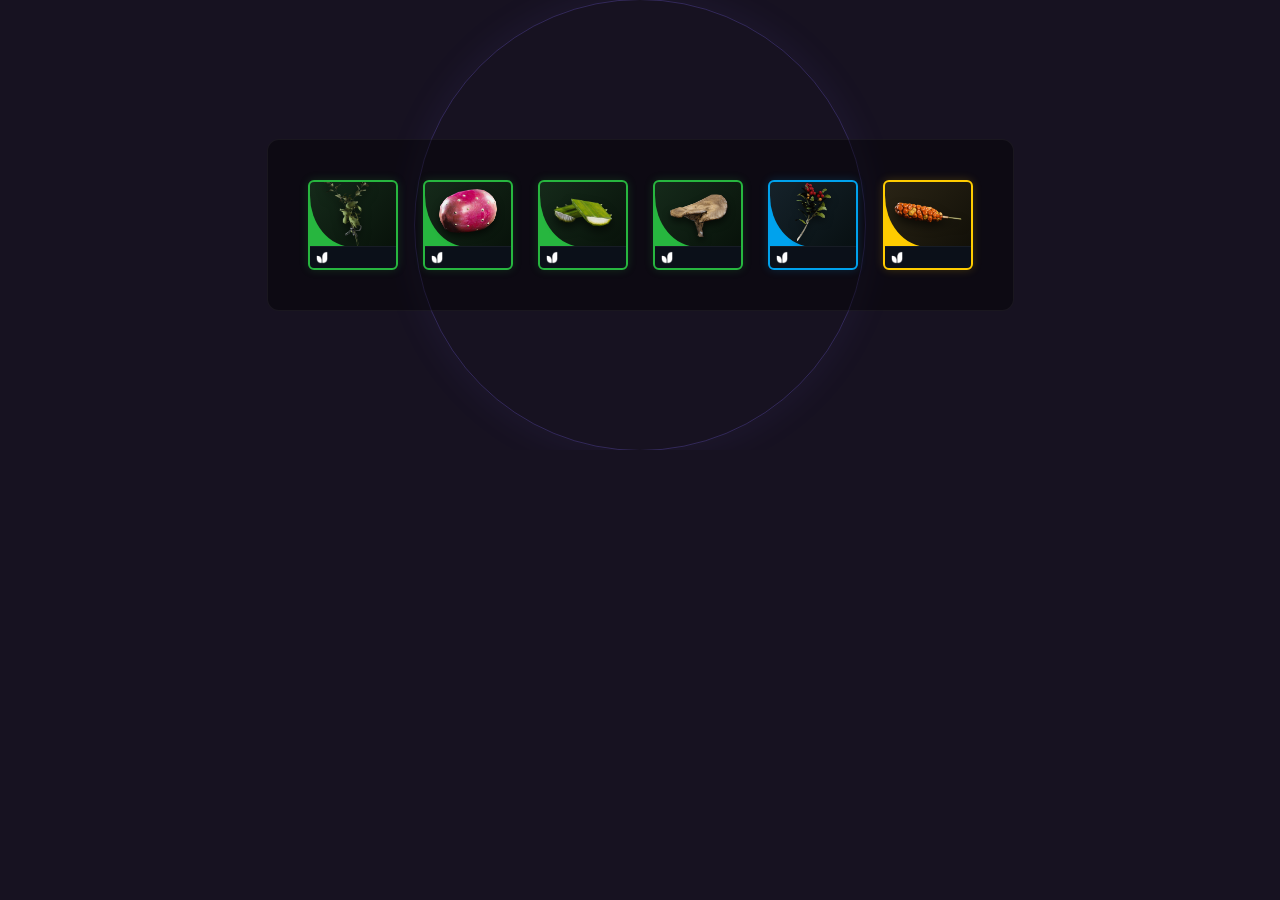
<file: concept_test.html>
<!DOCTYPE html>
<html lang="en">
<head>
    <meta charset="UTF-8">
    <meta name="viewport" content="width=device-width, initial-scale=1.0">
    <title>Concept Inventory Test</title>
    
    <link rel="stylesheet" href="style_test.css">
</head>
<body style="margin: 0; padding: 0; background-color: #171221; font-family: 'Barlow', sans-serif;">

    <div class="rooster-background" style="flex-direction: column;">
        
        <div style="display: flex; gap: 25px; padding: 40px; background: rgba(0,0,0,0.4); border-radius: 12px; border: 1px solid rgba(255,255,255,0.05); z-index: 10;">


<div class="glow-wrapper lift-on-hover">
                <div class="item-slot rarity-uncommon">
                    <img src="Great_Mullein.png" class="main-item-img" alt="Great Mullein">
                    <div class="item-bottom-bar">
                        <img src="Icon_Nature.png" class="sub-item-icon" alt="Nature">
                    </div>
                </div>
                <div class="item-tooltip position-top">
                    <div class="tooltip-content">
                        <div class="tooltip-tags">
                            <span class="tooltip-tag icon-only-tag"><img src="Icon_Nature.png" class="tag-icon" alt="Nature"></span>
                            <span class="tooltip-tag">PLANT</span>
                            <span class="tooltip-tag">UNCOMMON</span>
                        </div>
                        <div class="tooltip-title">Great Mullein</div>
                        <div class="tooltip-desc">Used to craft medical supplies.</div>
                    </div>
                    <div class="tooltip-footer">
                        <div class="footer-stat"><img src="Icon_Time.png" class="footer-icon" alt="Time"> 1h 00m</div>
                        <div class="footer-stat"><img src="Coin.webp" class="footer-icon" alt="Coins"> 300</div>
                    </div>
                </div>
            </div>


             <div class="glow-wrapper lift-on-hover">
                <div class="item-slot rarity-uncommon">
                    <img src="Prickly_Pear.png" class="main-item-img" alt="Prickly Pear" style="transform: scale(0.95);">
                    <div class="item-bottom-bar">
                        <img src="Icon_Nature.png" class="sub-item-icon" alt="Nature">
                    </div>
                </div>
                <div class="item-tooltip position-top">
                    <div class="tooltip-content">
                        <div class="tooltip-tags">
                            <span class="tooltip-tag icon-only-tag"><img src="Icon_Nature.png" class="tag-icon" alt="Nature"></span>
                            <span class="tooltip-tag">PLANT</span>
                            <span class="tooltip-tag">UNCOMMON</span>
                        </div>
                        <div class="tooltip-title">Prickly Pear</div>
                        <div class="tooltip-desc">Can be consumed for a small amount of stamina.</div>
                    </div>
                    <div class="tooltip-footer">
                        <div class="footer-stat"><img src="Icon_Time.png" class="footer-icon" alt="Time"> 2h 00m</div>
                        <div class="footer-stat"><img src="Coin.webp" class="footer-icon" alt="Coins"> 640</div>
                    </div>
                </div>
            </div>


            <div class="glow-wrapper lift-on-hover">
                <div class="item-slot rarity-uncommon">
                    <img src="Agave.png" class="main-item-img" alt="Agave">
                    <div class="item-bottom-bar">
                        <img src="Icon_Nature.png" class="sub-item-icon" alt="Nature">
                    </div>
                </div>
                <div class="item-tooltip position-top">
                    <div class="tooltip-content">
                        <div class="tooltip-tags">
                            <span class="tooltip-tag icon-only-tag"><img src="Icon_Nature.png" class="tag-icon" alt="Nature"></span>
                            <span class="tooltip-tag">PLANT</span>
                            <span class="tooltip-tag">UNCOMMON</span>
                        </div>
                        <div class="tooltip-title">Agave</div>
                        <div class="tooltip-desc">A piece of an agave leaf. Can be used to regain a small amount of health.</div>
                    </div>
                    <div class="tooltip-footer">
                        <div class="footer-stat"><img src="Icon_Time.png" class="footer-icon" alt="Time"> 3h 00m</div>
                        <div class="footer-stat"><img src="Coin.webp" class="footer-icon" alt="Coins"> 1,000</div>
                    </div>
                </div>
            </div>

            

            <div class="glow-wrapper lift-on-hover">
                <div class="item-slot rarity-uncommon">
                    <img src="Mushroom.png" class="main-item-img" alt="Mushroom" style="transform: scale(0.95);">
                    <div class="item-bottom-bar">
                        <img src="Icon_Nature.png" class="sub-item-icon" alt="Nature">
                    </div>
                </div>
                <div class="item-tooltip position-top">
                    <div class="tooltip-content">
                        <div class="tooltip-tags">
                            <span class="tooltip-tag icon-only-tag"><img src="Icon_Nature.png" class="tag-icon" alt="Nature"></span>
                            <span class="tooltip-tag">PLANT</span>
                            <span class="tooltip-tag">UNCOMMON</span>
                        </div>
                        <div class="tooltip-title">Mushroom</div>
                        <div class="tooltip-desc">Can be consumed to regain a small amount of health.</div>
                    </div>
                    <div class="tooltip-footer">
                        <div class="footer-stat"><img src="Icon_Time.png" class="footer-icon" alt="Time"> 6h 00m</div>
                        <div class="footer-stat"><img src="Coin.webp" class="footer-icon" alt="Coins"> 4,000</div>
                    </div>
                </div>
            </div>

           

            <div class="glow-wrapper lift-on-hover">
                <div class="item-slot rarity-rare">
                    <img src="Candleberries.png" class="main-item-img" alt="Candleberries" style="transform: scale(0.95);">
                    <div class="item-bottom-bar">
                        <img src="Icon_Nature.png" class="sub-item-icon" alt="Nature">
                    </div>
                </div>
                <div class="item-tooltip position-top">
                    <div class="tooltip-content">
                        <div class="tooltip-tags">
                            <span class="tooltip-tag icon-only-tag"><img src="Icon_Nature.png" class="tag-icon" alt="Nature"></span>
                            <span class="tooltip-tag">PLANT</span>
                            <span class="tooltip-tag">RARE</span>
                        </div>
                        <div class="tooltip-title">Candleberries</div>
                        <div class="tooltip-desc">A waxy berry that grows only during a small window each year. People have depended on them to make candles, foods and medicine for ages.
                            <br> <strong>Only found during cold snap!</strong>

                        
                        </div>
                    </div>
                    <div class="tooltip-footer">
                        <div class="footer-stat"><img src="Icon_Time.png" class="footer-icon" alt="Time"> 1h 30m</div>
                        <div class="footer-stat"><img src="Coin.webp" class="footer-icon" alt="Coins"> 460</div>
                    </div>
                </div>
            </div>

            <div class="glow-wrapper lift-on-hover">
                <div class="item-slot rarity-legendary">
                    <img src="Possibly_Toxic_Plant.png" class="main-item-img" alt="Revitalized Plant">
                    <div class="item-bottom-bar">
                        <img src="Icon_Nature.png" class="sub-item-icon" alt="Nature">
                    </div>
                </div>
                <div class="item-tooltip position-top">
                    <div class="tooltip-content">
                        <div class="tooltip-tags">
                            <span class="tooltip-tag icon-only-tag"><img src="Icon_Nature.png" class="tag-icon" alt="Nature"></span>
                            <span class="tooltip-tag">PLANT</span>
                            <span class="tooltip-tag">LEGENDARY</span>
                        </div>
                        <div class="tooltip-title">Possibly Toxic Plant</div>
                        <div class="tooltip-desc">A speculated source of miraculous healing, and/or particularly nasty rashes.
   <br> <strong>Only found during Toxic Swamp !</strong>

                        </div>
                    </div>
                    <div class="tooltip-footer">
                        <div class="footer-stat"><img src="Icon_Time.png" class="footer-icon" alt="Time"> 24h 00m</div>
                        <div class="footer-stat"><img src="Coin.webp" class="footer-icon" alt="Coins"> 10,500</div>
                    </div>
                </div>
            </div>

        </div> 
    </div>

</body>
</html>
</file>
<file: style.css>
/* --- VARIABLES CSS --- */
/* --- VARIABLES GLOBALES --- */
:root {
    /* Uniquement les chiffres ici */
    --accent-rgb: 255, 106, 0; 
    
    --bg-main: #E8E4DB;
    --text-main: #111111;
    --text-muted: #555555;
    --nav-bg: #E8E4DB;
    --nav-border: #D5D0C5;
    --nav-separator: #B0ADA5;
    --card-bg-closed: #FAFAFA;
    --card-border: #D5D0C5;
    --hero-grad-top: rgba(232, 228, 219, 0); 
    --hero-grad-bottom: rgba(232, 228, 219, 1);
    --info-overlay: rgba(232, 228, 219, 0.60); 
    --shadow-light: rgba(0, 0, 0, 0.05);
    --logo-image: url('logo-noir.svg'); 
    --glass-bg: rgba(245, 243, 238, 0.95);
}

/* --- LE SECRET EST ICI : Le calcul se fait sur le body --- */
body {
    --accent: rgb(var(--accent-rgb));
    --shadow-strong: rgba(var(--accent-rgb), 0.15);
    
    font-family: 'Barlow', sans-serif; 
    background-color: var(--bg-main); 
    color: var(--text-main);
    overflow-x: hidden;
    overflow-y: scroll; 
    transition: background-color 0.4s ease, color 0.4s ease; 
}

body.dark-theme {
    --bg-main: #0a0a0a;
    --text-main: #f4f4f4;
    --text-muted: #aaaaaa;
    --nav-bg: #111111;
    --nav-border: #333333;
    --nav-separator: #555555;
    --card-bg-closed: #1a1a1a;
    --card-border: #333333;
    --hero-grad-top: rgba(10, 10, 10, 0);
    --hero-grad-bottom: rgba(10, 10, 10, 1);
    --info-overlay: rgba(10, 10, 10, 0.60); 
    --shadow-light: rgba(0, 0, 0, 0.2);
    /* Recalcul de l'ombre en mode sombre[cite: 7] */
    --shadow-strong: rgba(var(--accent-rgb), 0.25); 
    --logo-image: url('logo-blanc.svg'); 
    --glass-bg: rgba(17, 17, 17, 0.95);
}

/* --- RESET ET POLICES --- */
* { margin: 0; padding: 0; box-sizing: border-box; }
html { scroll-behavior: smooth; }
body {
    font-family: 'Barlow', sans-serif; 
    background-color: var(--bg-main); 
    color: var(--text-main);
    overflow-x: hidden;
    overflow-y: scroll; 
    transition: background-color 0.4s ease, color 0.4s ease; 
}

/* --- BARRE DE SLIDE --- */
::-webkit-scrollbar { width: 8px; }
::-webkit-scrollbar-track { background: var(--nav-bg); border-left: 1px solid var(--nav-border); }
::-webkit-scrollbar-thumb { background: var(--accent); border-radius: 0; }
::-webkit-scrollbar-thumb:hover { 
    background: rgba(var(--accent-rgb), 0.8); 
}



/* -------------------------------------------------------------- */



/* Thème spécifique pour la Greenhouse */
.theme-greenhouse {
    --accent-rgb: 67, 192, 92;
}



/* -------------------------------------------------------------- */





/* --- COULEURS DE SURVOL SPÉCIFIQUES --- */

/* Club Speranza devient Orange au survol */
.nav-speranza:hover { 
    color: #ff6a00 !important; 
}

/* Concept 2 devient Vert au survol */
.nav-concept2:hover { 
    color: #43c05c !important; 
}

/* Concept 3 (exemple en Bleu raider) au survol */
.nav-concept3:hover { 
    color: #00a2ed !important; 
}














/* --- BARRE DE NAVIGATION --- */
nav {
    background-color: var(--nav-bg);
    padding: 15px 50px;
    display: flex;
    justify-content: space-between; 
    align-items: center;
    border-bottom: 2px solid var(--nav-border);
    position: sticky;
    top: 0;
    z-index: 100;
    transition: background-color 0.4s ease, border-color 0.4s ease;
}

.nav-logo-container { flex: 1; display: flex; justify-content: flex-start; }

.dynamic-logo { 
    height: 35px;
    width: 200px; 
    background-image: var(--logo-image);
    background-size: contain; 
    background-repeat: no-repeat;
    background-position: left center;
    transition: background-image 0.4s ease;
}

.nav-links { display: flex; align-items: center; gap: 30px; }
.nav-links a {
    color: var(--text-main);
    text-decoration: none; 
    text-transform: uppercase;
    letter-spacing: 2px; 
    font-size: 18px; 
    font-weight: 600; 
    transition: color 0.3s; 
    position: relative;
}
.nav-links a:hover { color: var(--accent); }
.nav-links a:not(:last-child)::after {
    content: ""; position: absolute; right: -15px; top: 50%;
    transform: translateY(-50%); height: 18px; width: 2px; 
    background-color: var(--nav-separator);
    transition: background-color 0.4s ease;
}

.nav-spacer { flex: 1; display: flex; justify-content: flex-end; }

.theme-btn {
    background: transparent; border: 2px solid var(--text-main); color: var(--text-main);
    padding: 8px 15px; font-family: 'Barlow', sans-serif; font-weight: 800;
    text-transform: uppercase; letter-spacing: 1px; cursor: pointer;
    border-radius: 4px; transition: all 0.3s ease;
}
.theme-btn:hover { background-color: var(--text-main); color: var(--bg-main); }

/* --- HERO SECTION --- */
.hero-container {
    position: relative;
    height: 40vh; 
    display: flex; flex-direction: column; justify-content: center;
    align-items: center; text-align: center; padding: 20px;
    z-index: 1;
}

.hero-bg {
    position: absolute; top: 0; left: 0; right: 0; bottom: 0;
    background-image: url('club_speranza_BG.jpg');
    background-size: cover; 
    background-position: center 40%; 
    z-index: -2;
}

.hero-container::before {
    content: ''; position: absolute; top: 0; left: 0; right: 0; bottom: 0;
    background: linear-gradient(to bottom, rgba(232, 228, 219, 0) 0%, rgba(232, 228, 219, 0.85) 60%, rgba(232, 228, 219, 1) 100%);
    z-index: -1; opacity: 1; transition: opacity 0.5s ease;
}

.hero-container::after {
    content: ''; position: absolute; top: 0; left: 0; right: 0; bottom: 0;
    background: linear-gradient(to bottom, rgba(10, 10, 10, 0) 0%, rgba(10, 10, 10, 0.85) 60%, rgba(10, 10, 10, 1) 100%);
    z-index: -1; opacity: 0; transition: opacity 0.5s ease;
}

body.dark-theme .hero-container::before { opacity: 0; }
body.dark-theme .hero-container::after { opacity: 1; }

.hero-container h1 { 
    font-size: 5.5rem; 
    text-transform: uppercase; letter-spacing: 6px; font-weight: 900; 
    margin-bottom: 15px; 
    color: var(--text-main); transition: color 0.4s ease; position: relative; z-index: 2;
}

.hero-container h2 { 
    font-size: 1.4rem; 
    color: var(--accent); 
    font-weight: 600; 
    text-transform: uppercase; 
    letter-spacing: 4px; 
    position: relative; z-index: 2;
}

/* --- TEXTES D'INDICATION --- */
.overview-text {
    text-align: center; font-size: 1.1rem; color: var(--text-muted);
    text-transform: uppercase; letter-spacing: 2px; 
    font-weight: 600; 
    margin-top: 20px; margin-bottom: 25px; 
    transition: color 0.4s ease;
}

.scroll-indicator {
    text-align: center; margin-top: 20px; margin-bottom: 50px; display: flex;
    flex-direction: column; align-items: center; gap: 8px; color: var(--text-muted);
    text-transform: uppercase; letter-spacing: 1.5px; font-size: 0.9rem;
    font-weight: 800; transition: color 0.4s ease; animation: bounce 2s infinite; 
}
.scroll-indicator svg { width: 18px; height: 18px; }

@keyframes bounce {
    0%, 20%, 50%, 80%, 100% { transform: translateY(0); }
    40% { transform: translateY(-8px); }
    60% { transform: translateY(-4px); }
}

/* --- CASES INTERACTIVES --- */
.concept-grid {
    display: flex; flex-wrap: nowrap; gap: 20px; 
    padding: 0px 50px 30px 50px; 
    justify-content: center; align-items: center; width: 100%; max-width: 1700px; margin: 0 auto;
}

.card {
    background-color: var(--card-bg-closed); width: 400px; height: 550px; 
    border: 1px solid var(--card-border); border-radius: 5px; padding: 30px; 
    display: flex; flex-direction: column; cursor: pointer;
    transition: background-color 0.4s ease, border-color 0.4s ease, box-shadow 0.4s ease;
    position: relative; overflow: hidden; transform: translateZ(0); 
    box-shadow: 0 4px 15px var(--shadow-light);
}

.card::before {
    content: ''; position: absolute;
    top: -5%; left: -5%; width: 110%; height: 110%;
    background-image: linear-gradient(to top, rgba(0,0,0,0.95) 0%, rgba(0,0,0,0.3) 50%, rgba(0,0,0,0.5) 100%), var(--card-bg-img, none);
    background-size: cover; background-position: center;
    opacity: 1; filter: blur(0px); transition: opacity 0.6s ease, filter 0.6s ease; z-index: 0;
}

.card > * { position: relative; z-index: 1; }

.card:hover { border-color: var(--accent); box-shadow: 0 10px 40px var(--shadow-strong); }

.card h3 { 
    margin-top: auto; margin-bottom: 0; font-size: 1.6rem; font-weight: 900; 
    text-transform: uppercase; white-space: normal; line-height: 1.2;
    transition: all 0.4s ease; text-align: center; width: 100%; color: #ffffff; text-shadow: 0 2px 10px rgba(0,0,0,0.8); 
}

.card:hover h3 { margin-bottom: 10px; }

.card-info {
    max-height: 0; opacity: 0; overflow: hidden; transform: translateY(10px); 
    transition: all 0.4s ease; text-align: center; width: 100%; color: #eeeeee; font-size: 1.1rem;
}

.card:hover .card-info { max-height: 150px; opacity: 1; transform: translateY(0); }

.card p { font-weight: 400; line-height: 1.5; white-space: normal; }

/* --- SECTIONS INFO MULTIPLES --- */
.info-section {
    position: relative;
    min-height: 45vh; 
    display: flex;
    flex-direction: column;
    justify-content: center;
    padding: 50px 10%; 
    border-top: 2px solid var(--accent); 
    background-color: var(--bg-main); 
    overflow: hidden; 
}

/* --- Modification de l'overlay dans style.css --- */
.info-section::before {
    content: '';
    position: absolute;
    top: 0;
    left: 0;
    right: 0;
    bottom: 0;
    background-color: var(--info-overlay);
    /* Utilise la variable ou 1 par défaut */
    opacity: var(--section-opacity, 1); 
    z-index: 1;
    transition: background-color 0.4s ease, opacity 0.4s ease;
}

.info-section.window-2 {
    min-height: 70vh;
    padding: 40px 2%; 
}

.info-section.window-2::before { background-color: rgba(232, 228, 219, 0.1); }
body.dark-theme .info-section.window-2::before { background-color: rgba(10, 10, 10, 0.2); }

.info-section.align-left { align-items: flex-start; text-align: left; }
.info-section.align-right { align-items: flex-end; text-align: right; }
.info-section.align-center { align-items: center; text-align: left; }

.info-content {
    position: relative;
    z-index: 2; 
    max-width: 650px; 
    opacity: 0;
    transition: opacity 0.8s cubic-bezier(0.25, 0.8, 0.25, 1),
                transform 0.8s cubic-bezier(0.25, 0.8, 0.25, 1);
}

.info-section.align-left .info-content { transform: translateX(-50px); }
.info-section.align-right .info-content { transform: translateX(50px); }
.info-section.align-center .info-content { transform: translateY(50px); max-width: 1850px; width: 98%; }

.info-content.is-visible {
    opacity: 1;
    transform: translate(0);
}

.info-content h2 {
    font-size: 3.5rem; text-transform: uppercase; font-weight: 900;
    letter-spacing: 3px; margin-bottom: 25px; 
    color: var(--text-main); transition: color 0.4s ease;
}

.info-content p.intro-text {
    font-size: 1.25rem; line-height: 1.8; 
    color: var(--text-main); transition: color 0.4s ease;
}

/* --- FENÊTRE TRIALS --- */
.info-section.window-trials {
    min-height: 60vh;
    background-color: var(--bg-main);
}

.info-section.window-trials::before {
    background-color: transparent; 
}

.info-section.window-trials .info-content {
    max-width: 1200px;
    width: 100%;
    text-align: left; 
}

.trials-header {
    margin-bottom: 50px;
}

.info-content h2.trials-title {
    font-size: 3.5rem;
    font-weight: 900;
    color: var(--text-main);
    margin-bottom: 25px;
    text-transform: none; 
    letter-spacing: normal;
}

.info-content h2.trials-title span {
    font-weight: 400;
    color: var(--text-muted);
}

.trials-desc {
    font-size: 1.3rem;
    line-height: 1.6;
    color: var(--text-main);
    max-width: 1000px;
}

.trials-desc em {
    color: var(--accent);
    font-style: italic;
}

.loop-container {
    display: flex;
    align-items: center;
    justify-content: space-between;
    gap: 15px;
    width: 100%;
    margin-top: 50px;
}

.loop-card {
    flex: 1;
    min-height: 350px;
    padding: 40px 30px;
    display: flex;
    flex-direction: column;
    transition: all 0.4s ease;
}

.loop-card h4 {
    font-size: 2.2rem;
    font-weight: 800;
    margin-bottom: auto; 
}

.loop-card p {
    font-size: 1.05rem;
    line-height: 1.6;
    margin-top: 40px;
}

.loop-card.light {
    background-color: transparent;
    color: var(--text-main);
    border: 1px solid var(--text-main);
}

body.dark-theme .loop-card.light {
    border-color: var(--card-border);
}

/* --- INVERSION DU DARK/LIGHT POUR LA CARTE CENTRALE --- */
.loop-card.dark {
    background-color: #1a1a1a;
    color: #ffffff;
    border: 1px solid transparent;
    box-shadow: 0 10px 40px rgba(0,0,0,0.1);
}

body.dark-theme .loop-card.dark {
    background-color: #FAFAFA; 
    color: #111111; 
    border: 1px solid var(--accent); 
    box-shadow: 0 10px 40px rgba(255, 106, 0, 0.2);
}

.loop-card-eyebrow {
    color: var(--accent);
    font-size: 0.85rem;
    font-weight: 800;
    letter-spacing: 2px;
    text-transform: uppercase;
    margin-bottom: 15px;
}

.loop-connector {
    display: flex;
    align-items: center;
    justify-content: center;
    color: var(--accent);
}

.loop-connector svg {
    width: 28px;
    height: 28px;
}

@media (max-width: 1000px) {
    .loop-container {
        flex-direction: column;
    }
    .loop-card {
        width: 100%;
        min-height: auto;
    }
    .loop-connector {
        transform: rotate(90deg);
        margin: 15px 0;
    }
}

/* --- NOUVEAU LAYOUT FENÊTRE 2 --- */
.window-2-layout {
    display: flex;
    align-items: center;
    gap: 70px;
    width: 100%;
    justify-content: space-between;
}

.schema-container {
    display: flex; 
    gap: 30px; 
    flex: 2.8; 
}

.schema-column {
    flex: 1;
    background-color: var(--card-bg-closed); 
    border: 1px solid var(--card-border);
    border-top: 4px solid var(--accent); 
    border-radius: 8px;
    padding: 50px 35px; 
    box-shadow: 0 15px 40px rgba(0, 0, 0, 0.08); 
    transition: background-color 0.4s ease, border-color 0.4s ease, box-shadow 0.4s ease;
    text-align: left;
}

body.dark-theme .schema-column {
    box-shadow: 0 15px 40px rgba(0, 0, 0, 0.5); 
}

.schema-eyebrow {
    color: var(--accent); font-size: 0.85rem; font-weight: 800;
    letter-spacing: 3px; text-transform: uppercase; margin-bottom: 10px;
}

.schema-title {
    font-size: 3rem; font-weight: 900; color: var(--text-main); margin: 0;
    text-transform: uppercase; transition: color 0.4s ease;
}

.schema-subtitle {
    font-size: 0.95rem; font-weight: 600; color: var(--text-muted);
    letter-spacing: 2px; text-transform: uppercase; margin-bottom: 25px; transition: color 0.4s ease;
}

.schema-text {
    font-size: 1.1rem; line-height: 1.7; color: var(--text-main); transition: color 0.4s ease;
}

.glass-panel {
    flex: 1; 
    min-width: 420px; 
    background-color: var(--glass-bg);
    backdrop-filter: blur(15px);
    padding: 50px; 
    border-radius: 8px;
    border-left: 4px solid var(--accent);
    box-shadow: 0 20px 50px rgba(0, 0, 0, 0.15);
    transition: background-color 0.4s ease, box-shadow 0.4s ease;
    text-align: left;
}

body.dark-theme .glass-panel {
    box-shadow: 0 20px 50px rgba(0, 0, 0, 0.5);
}

.glass-panel h2 {
    font-size: 2.5rem; margin-bottom: 20px;
}
.glass-panel p.intro-text {
    font-size: 1.15rem; margin: 0;
}

.pvp-link {
    display: inline-block; margin-top: 25px; color: var(--accent);
    font-weight: 800; font-size: 0.95rem; letter-spacing: 1px; text-transform: uppercase;
    cursor: pointer; text-decoration: none; border-bottom: 2px solid transparent; transition: border-color 0.3s ease;
}
.pvp-link:hover { border-bottom: 2px solid var(--accent); }

@media (max-width: 1200px) { 
    .window-2-layout { flex-direction: column-reverse; } 
    .schema-container { flex-direction: column; width: 100%; }
}

/* --- POP-UP MODAL PVP --- */
.modal {
    display: none; position: fixed; z-index: 1000; left: 0; top: 0;
    width: 100%; height: 100%; background-color: rgba(0,0,0,0.6);
    backdrop-filter: blur(5px); opacity: 0; transition: opacity 0.3s ease;
    justify-content: center; align-items: center;
}
.modal.show { display: flex; opacity: 1; }

.modal-content {
    background-color: var(--card-bg-closed); padding: 40px; border-radius: 5px;
    max-width: 800px; width: 90%; border-left: 6px solid var(--accent);
    position: relative; box-shadow: 0 20px 50px rgba(0,0,0,0.3);
    transform: translateY(20px); transition: transform 0.3s ease, background-color 0.4s ease;
}
.modal.show .modal-content { transform: translateY(0); }

.close-btn {
    position: absolute; top: 20px; right: 25px; font-size: 2rem; cursor: pointer; 
    color: var(--text-muted); transition: color 0.3s; line-height: 1;
}
.close-btn:hover { color: var(--accent); }

.modal-title {
    font-size: 1.2rem; font-weight: 800; color: var(--text-main); text-transform: uppercase;
    letter-spacing: 1px; margin-bottom: 20px; border-bottom: 1px solid var(--card-border);
    padding-bottom: 15px;
}
.modal-title span { color: var(--accent); }
.modal-text { font-size: 1.15rem; line-height: 1.8; color: var(--text-main); }

/* --- NAVIGATION FLOTTANTE --- */
.floating-nav {
    position: fixed;
    left: 30px; 
    top: 50%;
    transform: translateY(-50%);
    display: flex;
    flex-direction: column;
    gap: 25px;
    z-index: 1000;
    opacity: 0; 
    pointer-events: none; 
    transition: opacity 0.5s ease, transform 0.5s ease;
}

.floating-nav.is-visible {
    opacity: 1;
    pointer-events: auto;
}

.nav-dot {
    width: 14px;
    height: 14px;
    border-radius: 50%;
    background-color: var(--nav-separator);
    border: 2px solid transparent;
    cursor: pointer;
    position: relative;
    transition: all 0.3s ease;
}

.nav-dot:hover {
    background-color: var(--accent);
    transform: scale(1.2);
}

.nav-dot.active {
    background-color: var(--accent);
    border: 2px solid var(--bg-main);
    transform: scale(1.3);
    box-shadow: 0 0 0 2px var(--accent);
}

body.dark-theme .nav-dot.active {
    border-color: var(--bg-main);
}

/* Infobulles avec les titres */
.dot-label {
    position: absolute;
    left: 35px; 
    top: 50%;
    transform: translateY(-50%);
    background-color: var(--card-bg-closed);
    color: var(--text-main);
    padding: 6px 14px;
    border-radius: 4px;
    font-size: 0.85rem;
    font-weight: 800;
    text-transform: uppercase;
    letter-spacing: 1px;
    white-space: nowrap;
    opacity: 0;
    pointer-events: none;
    transition: opacity 0.3s ease, transform 0.3s ease;
    box-shadow: 0 4px 15px var(--shadow-light);
    border: 1px solid var(--card-border);
}

.nav-dot:hover .dot-label {
    opacity: 1;
    transform: translateY(-50%) translateX(10px); 
}

/* --- AJOUT : PROGRESSION VISUELLE (COURBE LIGNE ÉTIRÉE) --- */
.progression-layout {
    display: flex;
    align-items: center;
    justify-content: space-between;
    gap: 80px; 
    width: 100%;
}

.progression-text {
    flex: 0 0 25%; 
    max-width: 350px;
}

.progression-visual {
    flex: 1; 
    position: relative;
    width: 100%;
    padding-top: 30px; 
    margin-left: 40px; 
}

.progression-svg {
    width: 100%;
    height: auto;
    display: block;
}

.rank-node {
    position: absolute;
    transform: translate(-50%, -100%);
    display: flex;
    flex-direction: column;
    align-items: center;
    gap: 15px;
    transition: all 0.3s ease;
}

.rank-node img {
    width: 130px; 
    height: auto;
    filter: drop-shadow(0 10px 20px rgba(0,0,0,0.4));
    transition: transform 0.3s ease;
}

.rank-node:hover {
    z-index: 10;
}

.rank-node:hover img {
    transform: translateY(-15px) scale(1.10);
}

.node-1 { left: 8.3%; top: 83%; }
.node-2 { left: 50%; top: 66%; }
.node-3 { left: 95.8%; top: 27%; }

/* --- AJOUT : LAYOUT DOCUMENT (FENÊTRE 4) --- */
.document-layout {
    display: flex;
    align-items: center;
    justify-content: center;
    gap: 80px;
    width: 100%;
}

.doc-preview-wrapper {
    flex: 0 0 auto;
    display: flex;
    flex-direction: column;
    align-items: center;
}

.doc-image-link {
    display: block;
    width: 280px;
    aspect-ratio: 1 / 1.414; /* Format A4 Mathématique */
    background-color: var(--card-bg-closed);
    border: 1px solid var(--card-border);
    border-radius: 4px;
    box-shadow: 0 15px 35px rgba(0,0,0,0.15);
    transition: transform 0.4s ease, box-shadow 0.4s ease, border-color 0.4s ease;
    overflow: hidden;
    text-decoration: none;
    position: relative;
}

.doc-image-link:hover {
    transform: translateY(-8px);
    box-shadow: 0 25px 50px rgba(255, 106, 0, 0.2);
    border-color: var(--accent);
}

.doc-image {
    width: 100%;
    height: 100%;
    object-fit: cover;
}

.doc-caption {
    color: var(--accent);
    font-weight: 900;
    font-size: 0.95rem;
    text-transform: uppercase;
    letter-spacing: 1px;
    margin-top: 25px;
    text-align: center;
    max-width: 280px;
}

.doc-text-wrapper {
    flex: 1;
    max-width: 650px;
    text-align: left;
}

.doc-text-wrapper h2 {
    font-size: 4rem;
    line-height: 1.1;
    margin-bottom: 30px;
}

.doc-author {
    font-size: 1.4rem;
    margin-bottom: 20px;
    color: var(--text-main);
}

.doc-author strong {
    color: var(--accent);
}

.doc-credentials {
    display: flex;
    flex-wrap: wrap;
    gap: 12px;
    align-items: center;
    margin-bottom: 25px;
    font-size: 1.05rem;
    color: var(--text-muted);
    font-weight: 600;
}

.doc-credentials span.dot {
    color: var(--nav-separator);
}

.doc-credentials .highlight {
    color: var(--text-main);
    background-color: rgba(255, 106, 0, 0.1);
    padding: 4px 10px;
    border-radius: 4px;
    border: 1px solid rgba(255, 106, 0, 0.3);
}

.doc-body-text {
    font-size: 1.25rem;
    line-height: 1.7;
    margin-bottom: 25px;
}

.doc-cta-text {
    font-weight: 800;
    font-size: 1.15rem;
    color: var(--text-main);
    border-left: 4px solid var(--accent);
    padding-left: 15px;
    text-transform: uppercase;
    letter-spacing: 1px;
}

@media (max-width: 1100px) {
    .progression-layout {
        flex-direction: column;
        text-align: left;
    }
    .progression-text {
        max-width: 100%;
        margin-bottom: 40px;
    }
    .progression-visual {
        padding-top: 80px; 
        margin-left: 0;
        flex: 1;
    }
    .rank-node img { width: 90px; }
    
    .document-layout {
        flex-direction: column;
        text-align: left;
        gap: 50px;
    }
    .doc-text-wrapper h2 {
        font-size: 3rem;
    }
}

/* --- TRADUCTION / LANGUES --- */
.lang-flags {
    display: flex;
    gap: 15px;
    font-size: 1rem;
    font-weight: 800;
    margin-right: 25px;
    align-items: center;
}

.flag {
    cursor: pointer;
    opacity: 0.4;
    transition: opacity 0.3s ease, color 0.3s ease;
    color: var(--text-main);
    letter-spacing: 1px;
}

.flag:hover {
    opacity: 0.8;
    color: var(--accent);
}

.flag.active {
    opacity: 1;
    border-bottom: 2px solid var(--accent);
    padding-bottom: 2px;
}

/* --- TITRES AVEC ICONES --- */
.title-with-icon {
    display: flex;
    align-items: center;
    gap: 30px; /* Plus d'espace pour que ça respire */
}

/* RÈGLE MAGIQUE : Pousse l'icône et le texte collés à droite quand on est dans une section de droite */
.info-section.align-right .title-with-icon {
    justify-content: flex-end;
    text-align: right;
}

.section-icon {
    height: 90px; /* On augmente la taille (avant : 60px) */
    width: auto;
    filter: invert(1); 
    transition: filter 0.4s ease, transform 0.4s ease;
}

body.dark-theme .section-icon {
    filter: invert(0);
}


/* --- EMFASE BOX : Bloc de contraste pour texte important --- */
.emphase-box {
    display: inline-block;
    background-color: rgba(0, 0, 0, 0.6); /* Fond sombre pour le contraste */
    padding: 12px 25px;
    border-left: 4px solid var(--accent); /* Bordure orange Arc Raiders */
    border-radius: 0 4px 4px 0;
    margin-top: 15px;
    color: #ffffff; /* Texte forcé en blanc */
    backdrop-filter: blur(8px); /* Effet de flou sur le décor derrière */
    -webkit-backdrop-filter: blur(8px);
    box-shadow: 0 4px 15px rgba(0, 0, 0, 0.3);
}

.emphase-box strong {
    color: var(--accent);
    font-weight: 900;
    text-shadow: 0 0 10px rgba(255, 106, 0, 0.4);
}





































/* --- LAYOUT : MENU PROJET (GAUCHE) + TEXTE (DROITE) --- */
.project-window-layout {
    display: flex;
    align-items: center;
    gap: 80px;
    width: 100%;
    justify-content: space-between;
}

.project-menu-container {
    flex: 1;
    display: flex;
    flex-direction: column;
    gap: 20px;
    max-width: 700px;
}

.project-text-container {
    flex: 1.2;
    text-align: right;
    display: flex;
    flex-direction: column;
    align-items: flex-end;
}

/* --- ANIMATION LUEUR TOURNANTE (ARC RAIDERS STYLE) --- */
.project-grid {
    display: flex;
    width: 100%;
    /* Ajoute 5px de marge interne pour que la lueur ne soit pas écrasée contre les bords */
    padding: 10px; 
}



/* LA BARRE SEMI-TRANSPARENTE */
/* --- NOUVEAU MODAL STYLE JEU (ARC RAIDERS) --- */
.game-modal {
    max-width: 1500px;
    width: 95%;
    height: 80vh;
    padding: 0;
    /* L'image sera gérée ici en HTML */
    background-color: #05080c; 
    background-size: cover;
    background-position: center;
    display: flex;
    flex-direction: row;
    border-radius: 4px;
    overflow: hidden;
    box-shadow: 0 20px 50px rgba(0,0,0,0.8);
    position: relative;
}

/* PANNEAU DE GAUCHE (Textes + Effet Flou) */
.game-modal-left {
    flex: 0 0 38%; 
    padding: 60px 50px;
    display: flex;
    flex-direction: column;
    z-index: 2;
    background-color: rgba(5, 8, 12, 0.65); /* Noir bleuté transparent */
    backdrop-filter: blur(15px); /* Rend l'image derrière floue */
    -webkit-backdrop-filter: blur(15px); /* Pour Safari */
    border-right: 1px solid rgba(255, 255, 255, 0.1); 
}

/* PANNEAU DE DROITE (Totalement transparent pour voir l'image nette) */
.game-modal-right {
    flex: 1;
    background: transparent; 
    position: relative;
}

.game-modal-fade {
    display: none; /* On cache l'ancien dégradé */
}

/* --- TEXTES DU MODAL --- */
.game-modal-eyebrow {
    color: #8c97a8;
    font-size: 0.85rem;
    font-weight: 800;
    letter-spacing: 2px;
    text-transform: uppercase;
    margin-bottom: 5px;
}

.game-modal-title {
    color: #ffffff;
    font-size: 2.8rem;
    font-weight: 900;
    text-transform: uppercase;
    margin-bottom: 20px;
    letter-spacing: 1px;
}

.game-modal-desc {
    color: #b0bac9;
    font-size: 1.1rem;
    line-height: 1.6;
    margin-bottom: 50px;
}

.game-modal-rewards .rewards-title {
    color: #ffffff;
    font-size: 0.95rem;
    font-weight: 800;
    letter-spacing: 2px;
    text-transform: uppercase;
    margin-bottom: 15px;
}

/* --- BOUTON PURCHASE (VERSION LONGUE) --- */
.purchase-btn-game {
    margin-top: auto; 
    background-color: #ffb400; 
    color: #000000;
    border: none;
    border-radius: 50px; /* Garde la forme de pilule sur les bords */
    padding: 10px; /* Padding uniforme */
    display: flex;
    justify-content: center; /* CENTRE le groupe [E] + Texte au milieu du bouton géant */
    align-items: center;
    gap: 15px;
    font-family: 'Barlow', sans-serif;
    font-weight: 900;
    font-size: 1.3rem;
    text-transform: uppercase;
    letter-spacing: 2px;
    cursor: pointer;
    transition: transform 0.2s ease, background-color 0.2s ease;
    width: 100%; /* LE SECRET EST ICI : Le bouton prend toute la largeur du panneau */
}

.purchase-btn-game:hover {
    transform: scale(1.02); /* Animation très légèrement réduite pour un grand bouton */
    background-color: #ffcc33;
}

/* L'icône de touche "E" */
.key-prompt {
    background-color: #000000;
    color: #ffb400;
    width: 42px;
    height: 42px;
    border-radius: 10px;
    display: flex;
    justify-content: center;
    align-items: center;
    font-size: 1.5rem;
    /* La double bordure (jaune assombri puis noir) fidèle à ton image */
    border: 3px solid #8a6600; 
    box-shadow: inset 0 0 0 2px #000000; 
}

/* Bouton fermer en haut à droite sur l'image */
#projectModal .close-btn {
    position: absolute;
    color: #ffffff;
    right: 30px;
    top: 20px;
    text-shadow: 0 2px 10px rgba(0,0,0,0.9);
    z-index: 10;
}

/* Responsive pour les petits écrans */
@media (max-width: 1000px) {
    .game-modal {
        flex-direction: column;
        height: 90vh;
        overflow-y: auto;
    }
    .game-modal-left { flex: auto; }
    .game-modal-right { min-height: 400px; }
    .game-modal-fade {
        width: 100%; height: 100px; bottom: auto;
        background: linear-gradient(to bottom, #05080c 0%, transparent 100%);
    }
}




/* --- FIX AGRANDISSEMENT --- */
.game-modal-left {
    flex: 0 0 38%; 
    padding: 60px 50px;
    display: flex;
    flex-direction: column;
    z-index: 2;
    background-color: rgba(5, 8, 12, 0.65);
    backdrop-filter: blur(15px);
    -webkit-backdrop-filter: blur(15px);
    border-right: 1px solid rgba(255, 255, 255, 0.1);
    /* Transition fluide indispensable */
    transition: all 0.5s cubic-bezier(0.25, 1, 0.5, 1);
    overflow-y: auto;
}

/* On force l'agrandissement */
.game-modal-left.expanded {
    flex: 0 0 55%; 
}


/* Style pour le nouveau titre UPGRADES */
.upgrade-section-title {
    color: #ffffff;
    font-size: 1.2rem;
    font-weight: 900; /* Plus gras */
    text-transform: uppercase;
    letter-spacing: 2px;
    margin-bottom: 15px;
    border-bottom: 1px solid rgba(255, 255, 255, 0.1);
    padding-bottom: 5px;
}




/* --- SÉCURITÉ POUR LE DÉBORDEMENT --- */

.modal-state.hidden {
    display: none; /* Le !important force le masquage au démarrage */
}
.game-modal-left {
    overflow-y: auto; /* Permet de scroller le contenu s'il y a trop de texte */
}

/* Petite scrollbar discrète et élégante */
.game-modal-left::-webkit-scrollbar {
    width: 5px;
}
.game-modal-left::-webkit-scrollbar-thumb {
    background: rgba(255, 255, 255, 0.2);
    border-radius: 10px;
}

/* --- GRILLE D'AMÉLIORATIONS (MODIFIÉE) --- */
.upgrade-section {
    margin-bottom: 20px; /* Moins de marge pour laisser de la place au bouton */
}

.upgrade-grid {
    display: grid;
    grid-template-columns: 1fr 1fr; 
    gap: 15px;
}

/* Les cases rectangulaires et plus petites */
.upgrade-card {
    min-height: 80px; /* Remplace le carré géant par une hauteur fixe élégante */
    background-color: rgba(0, 0, 0, 0.5);
    border: 1px solid rgba(255, 255, 255, 0.1);
    border-radius: 4px;
    display: flex;
    flex-direction: column; /* Permet d'empiler le titre et la description */
    justify-content: center;
    padding: 15px;
    cursor: pointer;
    transition: all 0.3s ease;
}

/* Conteneur pour aligner l'icône et le titre sur la même ligne */
.upgrade-header {
    display: flex;
    align-items: center;
    gap: 12px;
}

.upgrade-icon {
    width: 28px;
    height: 28px;
    filter: invert(1); /* Rend l'icône blanche si ton image de base est noire */
    opacity: 0.8;
}

.upgrade-title {
    color: #fff;
    font-weight: 800;
    font-size: 1rem;
    text-transform: uppercase;
    letter-spacing: 1px;
}

/* --- LE TEXTE CACHÉ QUI APPARAÎT AU SURVOL --- */
.upgrade-desc {
    color: #b0bac9;
    font-size: 0.85rem;
    line-height: 1.4;
    max-height: 0; /* Caché par défaut */
    opacity: 0;
    overflow: hidden;
    margin-top: 0;
    transition: max-height 0.3s ease, opacity 0.3s ease, margin-top 0.3s ease;
}

.upgrade-card:hover .upgrade-desc {
    max-height: 80px; /* S'ouvre pour laisser la place au texte */
    opacity: 1;
    margin-top: 10px; /* Ajoute un espace sous le titre */
}

.upgrade-card:hover {
    background-color: rgba(255, 255, 255, 0.05);
    border-color: #ffb400; /* Devient jaune */
    transform: translateY(-3px);
    box-shadow: 0 5px 15px rgba(0,0,0,0.3);
}







/* --- LAYOUT FIXE POUR SEEDS --- */
.seeds-main-layout {
    display: flex !important;
    flex-direction: row !important;
    align-items: center;
    gap: 50px;
    /* On élargit la zone pour laisser de la place à l'expansion à droite */
    max-width: 1400px !important; 
    width: 100%;
    justify-content: flex-start !important;
}

/* On fige la largeur du panneau pour qu'il "ne bouge pas" */
.fixed-panel {
    flex: 0 0 550px; /* Largeur fixe de 550px, ne rétrécit pas, ne s'étend pas */
}

.interactive-stack {
    display: flex;
    flex-direction: column;
    gap: 25px;
    /* On aligne les ronds à gauche de leur propre colonne */
    align-items: flex-start; 
}

/* --- LOGIQUE D'EXPANSION --- */
/* --- LE ROND QUI S'ADAPTE AU TEXTE --- */
.expanding-item {
    display: flex;
    align-items: center;
    background-color: var(--bg-main);
    border: 2px solid transparent;
    border-radius: 100px;
    height: 90px;
    overflow: hidden;
    cursor: pointer;
    box-shadow: 0 4px 15px rgba(0,0,0,0.15);
    
    /* On force la base à 90px et on laisse le max-width gérer l'ouverture */
    width: auto;
    min-width: 90px;
    max-width: 90px;
    
    flex-shrink: 0; /* Empêche la boîte d'être écrasée */
    transition: max-width 0.6s cubic-bezier(0.25, 1, 0.5, 1), border-color 0.3s;
}

.expanding-item:hover {
    /* On met une valeur très large, le fit-content fera le reste */
    max-width: 800px; 
    border-color: var(--accent);
}

.item-circle {
    width: 90px;
    height: 90px;
    min-width: 90px; /* Important : garde l'icône fixe */
    display: flex;
    justify-content: center;
    align-items: center;
    flex-shrink: 0;
}

.item-circle img {
    width: 45px;
    height: 45px;
    object-fit: contain;
}

.item-box-text {
    /* On utilise padding-left pour l'espace avec l'icône et padding-right pour la fin de la pillule */
    padding: 0 40px 0 10px; 
    
    white-space: nowrap; /* Force le texte sur une seule ligne */
    opacity: 0;
    color: var(--text-main);
    font-weight: 700;
    text-transform: uppercase;
    font-size: 0.85rem;
    letter-spacing: 1px;
    transition: opacity 0.4s ease;
    
    /* Empêche le texte de s'écraser pendant l'animation */
    min-width: max-content; 
}

.expanding-item:hover .item-box-text {
    opacity: 1;
    transition-delay: 0.2s;
}

/* Mode sombre */
body.dark-theme .expanding-item {
    background-color: var(--card-bg-closed);
}

/* --- LE ROND CRÈME QUI DEVIENT CASE --- */
.expanding-item {
    display: flex;
    align-items: center;
    background-color: var(--bg-main); /* Couleur crème d'origine */
    border: 2px solid transparent;
    border-radius: 100px; /* Forme de pillule pour l'expansion */
    width: 90px;
    height: 90px;
    overflow: hidden;
    cursor: pointer;
    transition: width 0.5s cubic-bezier(0.25, 1, 0.5, 1), border-color 0.3s;
    box-shadow: 0 4px 15px rgba(0,0,0,0.1);
}

.item-circle {
    min-width: 90px;
    height: 90px;
    display: flex;
    justify-content: center;
    align-items: center;
    flex-shrink: 0;
}

.item-circle img {
    width: 45px;  /* Augmenté (était à 35px) */
    height: 45px; /* Augmenté (était à 35px) */
    object-fit: contain;
}

.item-box-text {
    padding-right: 30px;
    white-space: nowrap;
    opacity: 0;
    color: var(--text-main);
    font-weight: 600;
    text-transform: uppercase;
    font-size: 0.9rem;
    letter-spacing: 1px;
    transition: opacity 0.3s ease;
}

/* --- EFFET AU SURVOL --- */
.expanding-item:hover {
    width: 450px; /* S'étend pour devenir une case */
    border-color: var(--accent); /* Bordure colorée selon la page[cite: 5] */
}

.expanding-item:hover .item-box-text {
    opacity: 1;
    transition-delay: 0.2s;
}

/* Mode sombre : on ajuste la couleur de fond[cite: 5] */
body.dark-theme .expanding-item {
    background-color: var(--card-bg-closed);
}


















/* --- CORRECTION ICÔNE FOOD --- */
.food-icon {
    /* Transforme toute l'image (contours + intérieur) en une silhouette noire pure */
    filter: brightness(0) !important; 
    border: none;
    box-shadow: none;
}
body.dark-theme .food-icon {
    /* Silhouette blanche en mode sombre */
    filter: brightness(0) invert(1) !important; 
}

/* --- SURVIVAL GASTRONOMY CARDS --- */
/* --- SURVIVAL GASTRONOMY CARDS --- */
.meals-grid {
    display: grid;
    /* On réduit la taille minimale (de 220px à 180px) pour rétrécir les cartes proportionnellement */
    grid-template-columns: repeat(auto-fit, minmax(180px, 1fr));
    gap: 20px;
    width: 100%;
    margin-bottom: 40px; /* Ajoute l'espace vide voulu en dessous */
}

.meal-card {
    position: relative;
    border-radius: 6px;
    overflow: hidden;
    aspect-ratio: 3 / 4; 
    
    background-size: contain; 
    background-repeat: no-repeat;
    
    /* LE SECRET EST ICI : 38% remonte l'image pour la centrer parfaitement au-dessus du titre */
    background-position: center 38%; 
    background-color: var(--bg-main); 
    
    border: 1px solid rgba(255, 255, 255, 0.1);
    box-shadow: 0 4px 15px rgba(0, 0, 0, 0.5);
    cursor: pointer;
    transition: transform 0.2s ease, border-color 0.2s ease;
}



.meal-card:hover {
    transform: translateY(-5px); 
    border-color: var(--accent);
}

/* La barre bleu nuit en bas (Titre) */
.meal-title-bar {
    position: absolute;
    bottom: 0;
    left: 0;
    width: 100%;
    background-color: rgba(18, 22, 35, 0.95); /* Fond très opaque pour bien lire */
    padding: 15px;
    display: flex;
    justify-content: space-between;
    align-items: center;
    /* Petite ligne de la couleur de ta page pour séparer l'image du titre */
    border-top: 2px solid var(--accent); 
    z-index: 2;
}

.meal-title, .meal-qty {
    color: #ffffff;
    font-family: 'Barlow', sans-serif;
    font-weight: 800;
    text-transform: uppercase;
    font-size: 1.1rem;
    letter-spacing: 0.5px;
}

/* La description qui apparaît au survol avec le FLOU */
.meal-hover-desc {
    position: absolute;
    top: 0;
    left: 0;
    width: 100%;
    /* Prend toute la hauteur au-dessus de la barre de titre (env 55px) */
    height: calc(100% - 55px); 
    
    /* Fond sombre ultra-transparent + Filtre de flou derrière */
    background-color: rgba(18, 22, 35, 0.4); 
    backdrop-filter: blur(10px); 
    -webkit-backdrop-filter: blur(10px); /* Pour Safari */
    
    color: #ffffff;
    display: flex;
    align-items: center;
    justify-content: center;
    text-align: center;
    padding: 20px;
    font-size: 1.05rem;
    font-weight: 600;
    opacity: 0;
    transition: opacity 0.3s ease;
    z-index: 1;
}

.meal-card:hover .meal-hover-desc {
    opacity: 1;
}






/* --- STYLING DE LA CARTE PROJET (GREENHOUSE) --- */
.project-card {
    position: relative;
    width: 100%;
    aspect-ratio: 16 / 9;
    border-radius: 6px;
    overflow: hidden;
    cursor: pointer;
    box-shadow: 0 4px 15px rgba(0, 0, 0, 0.5);
    border: 1px solid rgba(255, 255, 255, 0.1);
    /* On a retiré le transform d'ici, on ne garde que le border-color */
    transition: border-color 0.2s ease; 
}



/* L'image de fond prend toute la place */
.project-content {
    width: 100%;
    height: 100%;
    background-size: cover;
    background-position: center;
}

/* La barre bleu nuit façon Arc Raiders */
.project-title-bar {
    position: absolute;
    bottom: 0;
    left: 0;
    width: 100%;
    background-color: rgba(18, 22, 35, 0.85); /* Bleu foncé semi-transparent */
    backdrop-filter: blur(4px); /* Petit effet de flou derrière la barre */
    padding: 15px 20px;
    display: flex;
    align-items: center;
    border-top: 1px solid rgba(255, 255, 255, 0.05);
}

/* Le texte du titre */
.project-label {
    color: #ffffff;
    font-family: 'Barlow', sans-serif;
    font-weight: 800; /* Bien gras */
    font-size: 1.3rem;
    letter-spacing: 1px;
    text-transform: uppercase;
}


/* --- SECTION REQUIREMENT (MODAL) --- */ -------------------
.requirement-section {
    margin-top: 30px;
}

.requirement-title {
    font-family: 'Barlow', sans-serif;
    font-weight: 800;
    font-size: 0.9rem;
    color: #ffffff;
    letter-spacing: 1px;
    margin-bottom: 10px;
    text-transform: uppercase;
}

/* La boîte qui englobe l'image, le texte et le bouton */
.requirement-box {
    border: 1px solid rgba(255, 255, 255, 0.15);
    background-color: rgba(0, 0, 0, 0.4);
    padding: 15px;
    border-radius: 6px;
    display: flex;
    flex-direction: column;
    gap: 20px; /* Espace entre la ligne d'autorisation et le bouton */
}

/* Conteneur de l'image et du texte */
.requirement-item {
    display: flex;
    align-items: center;
    gap: 15px;
}

/* Style de l'image / icône */
.req-icon {
    width: 45px;
    height: 45px;
    object-fit: contain;
    background-color: rgba(255, 255, 255, 0.05); /* Petit fond subtil */
    padding: 5px;
    border: 1px solid rgba(255, 255, 255, 0.1);
    border-radius: 4px;
}

/* Texte de l'autorisation */
.req-text {
    font-family: 'Barlow', sans-serif;
    font-size: 0.95rem;
    color: #d0d0d0;
    font-weight: 500;
}

/* Ajustement du bouton purchase pour qu'il prenne bien l'espace dans la boîte */
.requirement-box .purchase-btn-game {
    margin-top: 0; /* On retire le margin automatique s'il y en avait un */
    width: 100%;
}



/* --- ITEM SLOT WITH RARITY SYSTEM --- */

/* Base Structure */
.item-slot {
    position: relative;
    width: 86px; 
    height: 86px;
    border-radius: 6px;
    overflow: hidden;
    flex-shrink: 0;
    /* We'll set the border and background color via rarity classes below */
    border: 2px solid transparent; 
    background-color: transparent; 
}

/* The dark overlay that creates the "cutout" effect */
.item-slot::before {
    content: '';
    position: absolute;
    top: 0;
    right: 0;
    width: 100%;
    height: 75%; 
    border-bottom-left-radius: 50% 80%; 
    z-index: 1;
}

/* Main Item Image */
.main-item-img {
    position: absolute;
    top: -5%; 
    left: 0;
    width: 100%;
    height: 80%; 
    object-fit: contain;
    z-index: 2;
    transform: scale(1.15); 
    filter: drop-shadow(0 4px 4px rgba(0, 0, 0, 0.6));
}

/* Bottom Dark Bar */
.item-bottom-bar {
    position: absolute;
    bottom: 0;
    left: 0;
    width: 100%;
    height: 25%; 
    background-color: #0b1019;
    z-index: 3;
    display: flex;
    justify-content: flex-start; 
    align-items: center;
    padding-left: 6px; 
    border-top: 1px solid rgba(255, 255, 255, 0.05);
}

/* Sub-item Icon (e.g., Diamond, Ammo, Plus) */
.sub-item-icon {
    height: 60%;
    width: auto;
    object-fit: contain;
}

/* --- RARITY MODIFIERS --- */

/* Legendary (Yellow) */
.item-slot.rarity-legendary {
    border-color: #ffcc00;
    background-color: #ffcc00;
    box-shadow: 0 0 10px rgba(255, 204, 0, 0.2);
}
.item-slot.rarity-legendary::before {
    /* Dégradé sombre avec une très légère teinte jaune/marron */
    background: linear-gradient(135deg, #2a2415 0%, #121008 100%);
}

/* Epic (Purple) */
.item-slot.rarity-epic {
    border-color: #b22687;
    background-color: #b22687;
    box-shadow: 0 0 10px rgba(178, 38, 135, 0.2);
}
.item-slot.rarity-epic::before {
    /* Dégradé sombre avec une teinte violette */
    background: linear-gradient(135deg, #28152a 0%, #110812 100%);
}

/* Rare (Blue) */
.item-slot.rarity-rare {
    border-color: #00a2ed;
    background-color: #00a2ed;
    box-shadow: 0 0 10px rgba(0, 162, 237, 0.2);
}
.item-slot.rarity-rare::before {
    /* Dégradé sombre avec une teinte bleutée */
    background: linear-gradient(135deg, #15222a 0%, #081012 100%);
}

/* Uncommon (Green) */
.item-slot.rarity-uncommon {
    border-color: #27b63f;
    background-color: #27b63f;
    box-shadow: 0 0 10px rgba(39, 182, 63, 0.2);
}
.item-slot.rarity-uncommon::before {
    /* Dégradé sombre avec une teinte verdâtre */
    background: linear-gradient(135deg, #152a1a 0%, #08120a 100%);
}

/* Common (Grey) */
.item-slot.rarity-common {
    border-color: #7b7b7b;
    background-color: #7b7b7b;
    box-shadow: 0 0 10px rgba(123, 123, 123, 0.2);
}
.item-slot.rarity-common::before {
    /* Dégradé sombre grisâtre classique */
    background: linear-gradient(135deg, #222225 0%, #0f0f11 100%);
}




/* --- 1. HARVEST ALERT & BOUNCING ICON --- */
.harvest-alert {
    display: flex;
    align-items: center;
    gap: 15px;
    margin-top: 20px;
    padding-top: 15px;
    border-top: 1px solid rgba(255, 255, 255, 0.1);
    color: #fff;
    font-size: 1.2rem;
    font-weight: 600;
}

.bounce-icon {
    width: 24px;
    height: 24px;
    animation: bounce 2s infinite;
}

@keyframes bounce {
    0%, 20%, 50%, 80%, 100% { transform: translateY(0); }
    40% { transform: translateY(-8px); }
    60% { transform: translateY(-4px); }
}

/* --- 2. ICÔNES DE DESCRIPTION EN BLEU --- */
.upgrade-desc {
    display: flex;
    align-items: flex-start;
    gap: 8px;
}

.desc-icon-blue {
    width: 14px;
    height: 14px;
    flex-shrink: 0;
    margin-top: 2px;
    /* Ce filtre transforme le blanc/noir de l'image en cyan/bleu néon */
    filter: invert(50%) sepia(100%) saturate(500%) hue-rotate(180deg) brightness(120%);
}

/* --- 3. ANIMATION DE REFUS (SHAKE) --- */
.shake {
    animation: shake 0.4s cubic-bezier(.36,.07,.19,.97) both;
}

@keyframes shake {
    10%, 90% { transform: translate3d(-2px, 0, 0); }
    20%, 80% { transform: translate3d(4px, 0, 0); }
    30%, 50%, 70% { transform: translate3d(-6px, 0, 0); }
    40%, 60% { transform: translate3d(6px, 0, 0); }
}

/* --- 4. CORRECTION DU BOUTON FERMER --- */
#projectModal /* --- CORRECTION DU BOUTON FERMER --- */
.close-btn {
    position: absolute;
    top: 20px;
    right: 30px;
    color: #ffffff;
    font-size: 2.5rem; 
    cursor: pointer;
    z-index: 9999 !important; /* Force le premier plan pour éviter les superpositions invisibles */
    transition: color 0.2s ease;
    line-height: 1;
}
.close-btn:hover {
    color: #ffb400;
}


/* Filtre pour rendre l'icône verte (#43c05c) */
.project-icon-green {
    width: 22px;
    height: 22px;
    filter: invert(65%) sepia(21%) saturate(1088%) hue-rotate(81deg) brightness(92%) contrast(83%);
}
































/* --- SECTION HELP SPERANZA --- */

/* Image de fond pour la section */
.help-speranza-bg {
    background: url('Speranza.webp') center/cover no-repeat !important;
    --section-opacity: 0.6; /* Fond sombre pour faire ressortir les cases */
}

#section-concept-4 {
    padding-left: 3% !important;  /* Pousse le contenu jusqu'au bord gauche (au lieu de 10%) */
    padding-right: 3% !important; /* Pareil à droite pour équilibrer */
}

/* 2. On autorise le conteneur à prendre toute cette nouvelle place */
.dual-box-layout {
    display: flex !important;
    flex-direction: row !important;
    gap: 60px;
    width: 100%;
    max-width: 1800px !important; /* On passe de 1400px à 1800px pour couvrir les grands écrans */
    justify-content: flex-start; /* On force l'alignement pour que ça démarre bien à gauche */
    align-items: center; 
    padding: 30px 0; 
}

/* 3. On donne un appétit d'ogre à la case de gauche */
.left-modifier-box {
    flex: 2.8; /* La case blanche va maintenant prendre 2.8 fois plus de place que la case de droite */
    min-height: 400px;
    display: flex;
    align-items: center;
    justify-content: center;
    border-left: none !important;
    border-right: 4px solid var(--accent);
}

/* 4. On garde la case de droite compacte */
.right-info-box {
    flex: 1; /* Reste à 1, ce qui permet à la case de gauche de la pousser vers la droite */
    text-align: left;
    padding: 40px;
}

/* Adaptation pour les petits écrans */
@media (max-width: 1100px) {
    .dual-box-layout {
        flex-direction: column-reverse !important;
    }
    .left-modifier-box, .right-info-box {
        width: 100%;
    }
}


/* --- BOUNTY BOARD (CONTRATS & DONATIONS) --- */

.donation-board-container {
    background-color: #ffffff !important; /* Fond blanc comme sur l'image */
    display: flex;
    flex-direction: row; /* Met le contrat à gauche et la donation à droite */
    padding: 20px !important;
    gap: 30px;
    border: 2px solid rgba(0, 0, 0, 0.1);
    color: #000; /* Texte noir sur fond blanc */
    
}

/* --- COLONNE GAUCHE : DAILY CONTRACT --- */
.daily-contract-panel {
    background-color: #8c9199; /* Gris du fond du contrat */
    border-radius: 12px;
    padding: 15px;
    width: 35%;
    display: flex;
    flex-direction: column;
    gap: 15px;
}

.contract-header-pill {
    background-color: #0a0b10;
    color: #fff;
    text-align: center;
    padding: 8px 15px;
    border-radius: 50px;
    font-weight: 800;
    font-size: 0.9rem;
    letter-spacing: 1px;
}

.contract-card {
    background-color: #fff;
    border-radius: 8px;
    padding: 15px;
    display: flex;
    flex-direction: column;
    gap: 10px;
}

.difficulty-tag {
    background-color: #ff3333; /* Rouge pour Hard, tu peux changer en vert/bleu pour normal */
    color: #fff;
    font-size: 0.7rem;
    font-weight: 800;
    padding: 3px 8px;
    align-self: flex-start;
}

.contract-title {
    margin: 0;
    font-size: 1.1rem;
    font-weight: 900;
}

.contract-desc {
    font-size: 0.85rem;
    color: #333;
    margin: 0;
}

.contract-progress {
    display: flex;
    align-items: center;
    gap: 10px;
    border-bottom: 1px solid #eee;
    padding-bottom: 10px;
}

.mini-bar-bg {
    flex-grow: 1;
    height: 14px;
    border: 1px solid #ccc;
    border-radius: 50px;
    background: #fff;
}

.mini-bar-fill {
    height: 100%;
    background: #000;
    border-radius: 50px;
}

.mini-progress-text {
    font-weight: 800;
    font-size: 0.9rem;
}

.contract-rewards-section {
    display: flex;
    flex-direction: column;
    gap: 5px;
}

.rewards-label {
    font-size: 0.8rem;
    font-weight: 800;
}

.reward-icons {
    display: flex;
    gap: 10px;
}

.reward-item {
    display: flex;
    flex-direction: column;
    align-items: center;
    font-size: 0.8rem;
    font-weight: 800;
}

.reward-item img {
    width: 40px;
    height: 40px;
    object-fit: contain;
    background: #f0f0f0;
    border-radius: 6px;
    padding: 5px;
}

.btn-yellow-accept {
    background-color: #ffcc00;
    color: #000;
    border: none;
    border-radius: 6px;
    padding: 12px;
    font-weight: 900;
    font-size: 1rem;
    cursor: pointer;
    transition: background 0.2s;
}

.btn-yellow-accept:hover { background-color: #e6b800; }

/* --- COLONNE DROITE : WEEKLY DONATION --- */
.weekly-donation-panel {
    width: 65%;
    display: flex;
    flex-direction: column;
    gap: 15px;
}

.top-tags-row {
    display: flex;
    gap: 10px;
}

.tag-yellow { background-color: #70d81b; color: #000; padding: 6px 60px; font-weight: 800; font-size: 0.8rem; }
.tag-black { background-color: #0a0b10; color: #fff; padding: 4px 15px; font-weight: 800; font-size: 0.8rem; border-radius: 50px; }

.donation-lore {
    font-style: italic;
    font-size: 0.95rem;
    color: #444;
    border-bottom: 1px solid #ddd;
    padding-bottom: 15px;
    margin: 0;
}

.progress-section-title {
    display: flex;
    align-items: center;
    gap: 10px;
}

.title-icon { width: 40px; height: 40px; }
.progress-section-title h4 { margin: 0; font-size: 1.2rem; font-weight: 900; }

/* La grosse barre de l'image */
.big-progress-wrapper {
    background-color: #8c9199; /* Gros contour gris */
    padding: 15px;
    border-radius: 12px;
    display: flex;
    flex-direction: column;
    gap: 10px;
}

.big-progress-track {
    background-color: #ffffff; /* Intérieur blanc */
    height: 35px;
    border-radius: 50px;
    overflow: hidden;
}

.big-progress-fill {
    background-color: #ffcc00; /* Remplissage jaune Arc */
    height: 100%;
}

.progress-numbers {
    text-align: right;
    color: #fff;
    font-weight: 800;
    font-size: 0.9rem;
}

/* Liste des Buffs */
.donation-buffs ul {
    margin: 0;
    padding-left: 20px;
    color: #222;
}

.donation-buffs li {
    margin-bottom: 5px;
    font-size: 0.95rem;
}

.donation-separator {
    border: none;
    border-top: 1px solid #ddd;
    margin: 10px 0;
}

/* Bouton See the program */
.btn-pill-black {
    background-color: #0a0b10;
    color: #fff;
    border: none;
    border-radius: 50px;
    padding: 12px;
    font-weight: 800;
    font-size: 0.9rem;
    cursor: pointer;
    transition: transform 0.2s;
}

.btn-pill-black:hover { transform: scale(1.02); }

/* Faire respirer la case principale */
.donation-board-container {
    padding: 35px !important; /* Plus de padding intérieur */
    gap: 45px; /* Plus d'espace entre la gauche et la droite */
}

/* On donne plus de place à la colonne de droite pour étirer la barre */
.daily-contract-panel { width: 35%; }
.weekly-donation-panel { width: 65%; }


/* --- TIMER & INFO BUBBLE --- */
.weekly-timer-row {
    display: flex;
    justify-content: flex-end;
    align-items: center;
    gap: 8px;
    margin-bottom: -5px; /* Le rapproche légèrement de la barre grise */
}

.timer-text {
    font-weight: 800;
    color: #ff3333; /* Rouge alerte pour le timer, ou noir si tu préfères */
    font-size: 0.85rem;
}

/* La bulle 'i' */
.info-bubble {
    display: flex;
    align-items: center;
    justify-content: center;
    width: 18px;
    height: 18px;
    background-color: #ccc;
    color: #000;
    border-radius: 50%;
    font-size: 0.75rem;
    font-weight: bold;
    font-family: serif;
    cursor: help;
    position: relative;
}

/* L'infobulle qui apparaît au hover */
.info-bubble::after {
    content: attr(data-tooltip);
    position: absolute;
    bottom: 130%;
    left: 50%;
    transform: translateX(-50%);
    background-color: #0a0b10;
    color: #fff;
    padding: 6px 12px;
    border-radius: 4px;
    font-size: 0.75rem;
    white-space: nowrap;
    opacity: 0;
    visibility: hidden;
    transition: opacity 0.2s ease;
    pointer-events: none;
    z-index: 10;
}

.info-bubble:hover::after {
    opacity: 1;
    visibility: visible;
}

/* --- BUFFS --- */
.buffs-condition {
    font-weight: 900;
    font-size: 0.95rem;
    margin-bottom: 8px;
    color: #000;
}











/* ========================================= */
/* --- APRES TEST --- */
/* ========================================= */








/* ========================================= */
/* --- CONTENEUR LUMINEUX UNIVERSEL --- */
/* ========================================= */

/* Variables pour la 1ère salve */
@property --angle-cyan { syntax: '<angle>'; initial-value: 135deg; inherits: false; }
@property --angle-magenta { syntax: '<angle>'; initial-value: 135deg; inherits: false; }

/* Variables pour la 2ème salve (identiques) */
@property --angle-cyan-2 { syntax: '<angle>'; initial-value: 135deg; inherits: false; }
@property --angle-magenta-2 { syntax: '<angle>'; initial-value: 135deg; inherits: false; }

.glow-wrapper {
    position: relative;
    display: inline-flex;
    z-index: 1;
}

.glow-wrapper::before,
.glow-wrapper::after {
    content: '';
    position: absolute;
    z-index: -1;
    top: -5px; bottom: -5px; left: -5px; right: -5px;
    border-radius: 11px;
    pointer-events: none;
    opacity: 0;
    transition: opacity 0.3s ease;
    padding: 3px;
    
    /* Version WebKit (Chrome, Safari, Edge) */
    -webkit-mask:
        linear-gradient(#fff 0 0) content-box,
        linear-gradient(#fff 0 0);
    -webkit-mask-composite: xor;
    
    /* Version Standard (Firefox et standards du web) - C'est ça qui enlève l'erreur ! */
    mask:
        linear-gradient(#fff 0 0) content-box,
        linear-gradient(#fff 0 0);
    mask-composite: exclude;
}

/* 1. FAISCEAU DU BAS / GAUCHE */
.glow-wrapper::before {
    clip-path: polygon(0 0, 100% 100%, 0 100%);
    background: 
        /* --- SALVE 1 --- */
        conic-gradient(
            from var(--angle-cyan) at 50% 50%,
            transparent 0deg,
            transparent 220deg,           /* LE GAP (petit espace noir de 40°) */
            rgba(255, 0, 255, 0) 220deg,  /* Début de la queue (fondu invisible) */
            #ff00ff 255deg,               /* 25% VIOLET */
            #00ffff 290deg,               /* 25% BLEU */
            #ffffff 325deg,               /* 50% BLANC (commence ici) */
            #ffffff 350deg,               /* Le blanc reste massif */
            transparent 360deg            /* LE FONDU DE LA TÊTE (sur 10°) */
        ),
        /* --- SALVE 2 (Superposée) --- */
        conic-gradient(
            from var(--angle-cyan-2) at 50% 50%,
            transparent 0deg,
            transparent 220deg,           
            rgba(255, 0, 255, 0) 220deg,  
            #ff00ff 255deg,               
            #00ffff 290deg,               
            #ffffff 325deg,               
            #ffffff 350deg,               
            transparent 360deg            
        );
}

/* 2. FAISCEAU DE DROITE / HAUT */
.glow-wrapper::after {
    clip-path: polygon(0 0, 100% 0, 100% 100%);
    background: 
        /* --- SALVE 1 --- */
        conic-gradient(
            from var(--angle-magenta) at 50% 50%,
            transparent 0deg,             /* LE FONDU DE LA TÊTE (sur 10°) */
            #ffffff 10deg,                /* Fin du fondu, le blanc est pur */
            #ffffff 35deg,                /* 50% BLANC (finit ici) */
            #00ffff 70deg,                /* 25% BLEU */
            #ff00ff 105deg,               /* 25% VIOLET */
            rgba(255, 0, 255, 0) 140deg,  /* Fin de la queue en fondu invisible */
            transparent 140deg,           /* LE GAP (petit espace noir de 40°) */
            transparent 360deg            
        ),
        /* --- SALVE 2 (Superposée) --- */
        conic-gradient(
            from var(--angle-magenta-2) at 50% 50%,
            transparent 0deg,             
            #ffffff 10deg,                
            #ffffff 35deg,                
            #00ffff 70deg,                
            #ff00ff 105deg,               
            rgba(255, 0, 255, 0) 140deg,  
            transparent 140deg,           
            transparent 360deg            
        );
}

.glow-wrapper:hover {
    z-index: 10;
}

/* AJOUT : Classe utilitaire pour soulever l'ensemble (Carte + Lumière) */
.glow-wrapper.lift-on-hover:hover {
    transform: translateY(-5px);
}

.glow-wrapper:hover::before {
    opacity: 1;
    /* On lance les deux salves, la 2ème démarre avec un décalage parfait de la moitié du temps */
    animation: 
        rotateCyan 3s linear infinite,
        rotateCyan2 3s linear infinite -1.5s;
}

.glow-wrapper:hover::after {
    opacity: 1;
    animation: 
        rotateMagenta 3s linear infinite,
        rotateMagenta2 3s linear infinite -1.5s;
}

/* Keyframes Salve 1 */
@keyframes rotateCyan {
    0% { --angle-cyan: 135deg; }
    100% { --angle-cyan: 495deg; }
}
@keyframes rotateMagenta {
    0% { --angle-magenta: 135deg; }
    100% { --angle-magenta: -225deg; }
}

/* Keyframes Salve 2 */
@keyframes rotateCyan2 {
    0% { --angle-cyan-2: 135deg; }
    100% { --angle-cyan-2: 495deg; }
}
@keyframes rotateMagenta2 {
    0% { --angle-magenta-2: 135deg; }
    100% { --angle-magenta-2: -225deg; }
}






















/* ========================================= */
/* --- FENÊTRE D'INFORMATION (TOOLTIP) --- */
/* ========================================= */

/* 1. Détection de la rareté pour la couleur des tags */
/* Le wrapper détecte la classe de l'enfant et crée une variable de couleur */
.glow-wrapper:has(.rarity-legendary) { --rarity-color: #ffcc00; } /* Jaune */
.glow-wrapper:has(.rarity-epic) { --rarity-color: #c800ff; }      /* Violet (exemple) */
.glow-wrapper:has(.rarity-rare) { --rarity-color: #00aaff; }      /* Bleu (exemple) */
.glow-wrapper:has(.rarity-uncommon) { --rarity-color: #00ff66; }  /* Vert (exemple) */

/* 2. Le conteneur global de la fenêtre */
.item-tooltip {
    position: absolute;
    /* AJOUT : Décalage vers le haut pour correspondre à l'image (-20px) */
    top: -50px; 
    left: calc(100% + 15px); 
    transform: translateX(10px); 
    
    width: 340px; 
    background-color: #f3ece0;
    border-radius: 4px;
    box-shadow: 0 15px 35px rgba(0, 0, 0, 0.7), 0 0 0 1px rgba(255,255,255,0.05);
    display: flex;
    flex-direction: column;
    
    opacity: 0;
    visibility: hidden;
    pointer-events: none;
    transition: all 0.2s cubic-bezier(0.2, 0.8, 0.2, 1);
    z-index: 100;
    overflow: hidden;
}

/* 3. Animation d'apparition par défaut (glisse depuis la droite) */
.glow-wrapper:hover .item-tooltip {
    opacity: 1;
    visibility: visible;
    transform: translateX(0); 
}

/* NOUVEAU : Classe de secours si manque d'espace (placement au-DESSUS) */
.item-tooltip.position-top {
    top: auto;
    bottom: calc(100% + 15px);
    left: 50%;
    transform: translateX(-50%) translateY(10px);
}

.glow-wrapper:hover .item-tooltip.position-top {
    transform: translateX(-50%) translateY(0);
}

/* 4. Le contenu (Tags, Titre, Description) */
.tooltip-content {
    padding: 16px;
}

.tooltip-tags {
    display: flex;
    gap: 4px; /* Espace légèrement réduit pour coller au design original */
    margin-bottom: 12px;
}

.tooltip-tag {
    background-color: var(--rarity-color, #444); 
    color: #121418;
    font-family: 'Barlow', sans-serif;
    font-weight: 600;
    font-size: 0.75rem;
    padding: 4px 6px;
    border-radius: 2px;
    text-transform: uppercase;
    display: inline-flex;
    align-items: center;
    justify-content: center;
    line-height: 1;
}

/* Nouveau style spécifique pour la boîte contenant uniquement l'icône */
.icon-only-tag {
    padding: 4px; 
    min-width: 20px; /* Assure que la boîte reste carrée */
}

/* Taille de l'icône dans la boîte de tag (L'icône KEY) */
.tag-icon {
    width: 14px;
    height: 14px;
    object-fit: contain;
    display: block;
    filter: brightness(0); /* AJOUT : Force le PNG à devenir noir */
}

.tooltip-title {
    font-family: 'Barlow', sans-serif;
    font-weight: 700;
    font-size: 1.25rem;
    line-height: 1.1;
    color: #121418;
    margin-bottom: 12px;
    text-transform: uppercase;
}

.tooltip-desc {
    font-family: 'Barlow', sans-serif;
    font-weight: 500;
    font-size: 0.95rem;
    line-height: 1.4;
    color: #121418;
}

/* 5. Le Footer (Poids et Prix) */
.tooltip-footer {
    display: flex;
    background-color: #dfd5c3; 
    border-top: 1px solid #d1c6b2;
}

.footer-stat {
    flex: 1;
    padding: 10px 0;
    text-align: center;
    font-family: 'Barlow', sans-serif;
    font-weight: 700;
    font-size: 1rem;
    color: #121418;
    display: flex;
    justify-content: center;
    align-items: center;
    gap: 8px;
}

/* Taille des icônes Poids et Monnaie en PNG */
.footer-icon {
    width: 18px;
    height: 18px;
    object-fit: contain;
    filter: brightness(0); /* AJOUT : Force le PNG à devenir noir */
}

.footer-stat:first-child {
    border-right: 1px solid #d1c6b2;
}

/* ========================================= */
/* --- EXCEPTIONS SELON LA RARETÉ --- */
/* ========================================= */

/* Quand c'est Epic, l'icône du tag devient blanche */
.glow-wrapper:has(.rarity-epic) .tag-icon {
    filter: brightness(0) invert(1); 
}

/* (Optionnel) Je te conseille d'ajouter ça aussi pour que le texte du tag 
   passe en blanc sur le fond violet, ce sera plus lisible ! */
.glow-wrapper:has(.rarity-epic) .tooltip-tag {
    color: #ffffff;
}
</file>
<file: style_test.css>
.rooster-background {
    /* La couleur de fond exacte : un violet nocturne très profond */
    background-color: #171221; 
    position: relative;
    display: flex;
    justify-content: center;
    align-items: center;
    width: 100%;
    min-height: 50vh; /* À ajuster selon tes besoins */
    overflow: hidden;
}

/* Le cercle en arrière-plan */
.rooster-background::before {
    content: '';
    position: absolute;
    width: 450px; /* La taille de ton cercle */
    height: 450px;
    border-radius: 50%;
    
    /* La ligne fine et légèrement violette/bleutée */
    border: 1px solid rgba(130, 110, 255, 0.25); 
    
    /* Le petit halo lumineux (glow) autour de la ligne */
    box-shadow: 0 0 40px rgba(130, 110, 255, 0.08); 
    
    pointer-events: none; /* Empêche le cercle de bloquer les clics de la souris */
    z-index: 0; 
}












/* ========================================= */
/* --- FENÊTRE D'INFORMATION (TOOLTIP) --- */
/* ========================================= */

/* 1. Détection de la rareté pour la couleur des tags */
/* Le wrapper détecte la classe de l'enfant et crée une variable de couleur */
.glow-wrapper:has(.rarity-legendary) { --rarity-color: #ffcc00; } /* Jaune */
.glow-wrapper:has(.rarity-epic) { --rarity-color: #c800ff; }      /* Violet (exemple) */
.glow-wrapper:has(.rarity-rare) { --rarity-color: #00aaff; }      /* Bleu (exemple) */
.glow-wrapper:has(.rarity-uncommon) { --rarity-color: #00ff66; }  /* Vert (exemple) */

/* 2. Le conteneur global de la fenêtre */
.item-tooltip {
    position: absolute;
    /* AJOUT : Décalage vers le haut pour correspondre à l'image (-20px) */
    top: -50px; 
    left: calc(100% + 15px); 
    transform: translateX(10px); 
    
    width: 340px; 
    background-color: #f3ece0;
    border-radius: 4px;
    box-shadow: 0 15px 35px rgba(0, 0, 0, 0.7), 0 0 0 1px rgba(255,255,255,0.05);
    display: flex;
    flex-direction: column;
    
    opacity: 0;
    visibility: hidden;
    pointer-events: none;
    transition: all 0.2s cubic-bezier(0.2, 0.8, 0.2, 1);
    z-index: 100;
    overflow: hidden;
}

/* 3. Animation d'apparition par défaut (glisse depuis la droite) */
.glow-wrapper:hover .item-tooltip {
    opacity: 1;
    visibility: visible;
    transform: translateX(0); 
}

/* NOUVEAU : Classe de secours si manque d'espace (placement au-DESSUS) */
.item-tooltip.position-top {
    top: auto;
    bottom: calc(100% + 15px);
    left: 50%;
    transform: translateX(-50%) translateY(10px);
}

.glow-wrapper:hover .item-tooltip.position-top {
    transform: translateX(-50%) translateY(0);
}

/* 4. Le contenu (Tags, Titre, Description) */
.tooltip-content {
    padding: 16px;
}

.tooltip-tags {
    display: flex;
    gap: 4px; /* Espace légèrement réduit pour coller au design original */
    margin-bottom: 12px;
}

.tooltip-tag {
    background-color: var(--rarity-color, #444); 
    color: #121418;
    font-family: 'Barlow', sans-serif;
    font-weight: 600;
    font-size: 0.75rem;
    padding: 4px 6px;
    border-radius: 2px;
    text-transform: uppercase;
    display: inline-flex;
    align-items: center;
    justify-content: center;
    line-height: 1;
}

/* Nouveau style spécifique pour la boîte contenant uniquement l'icône */
.icon-only-tag {
    padding: 4px; 
    min-width: 20px; /* Assure que la boîte reste carrée */
}

/* Taille de l'icône dans la boîte de tag (L'icône KEY) */
.tag-icon {
    width: 14px;
    height: 14px;
    object-fit: contain;
    display: block;
    filter: brightness(0); /* AJOUT : Force le PNG à devenir noir */
}

.tooltip-title {
    font-family: 'Barlow', sans-serif;
    font-weight: 700;
    font-size: 1.25rem;
    line-height: 1.1;
    color: #121418;
    margin-bottom: 12px;
    text-transform: uppercase;
}

.tooltip-desc {
    font-family: 'Barlow', sans-serif;
    font-weight: 500;
    font-size: 0.95rem;
    line-height: 1.4;
    color: #121418;
}

/* 5. Le Footer (Poids et Prix) */
.tooltip-footer {
    display: flex;
    background-color: #dfd5c3; 
    border-top: 1px solid #d1c6b2;
}

.footer-stat {
    flex: 1;
    padding: 10px 0;
    text-align: center;
    font-family: 'Barlow', sans-serif;
    font-weight: 700;
    font-size: 1rem;
    color: #121418;
    display: flex;
    justify-content: center;
    align-items: center;
    gap: 8px;
}

/* Taille des icônes Poids et Monnaie en PNG */
.footer-icon {
    width: 18px;
    height: 18px;
    object-fit: contain;
    filter: brightness(0); /* AJOUT : Force le PNG à devenir noir */
}

.footer-stat:first-child {
    border-right: 1px solid #d1c6b2;
}

/* ========================================= */
/* --- EXCEPTIONS SELON LA RARETÉ --- */
/* ========================================= */

/* Quand c'est Epic, l'icône du tag devient blanche */
.glow-wrapper:has(.rarity-epic) .tag-icon {
    filter: brightness(0) invert(1); 
}

/* (Optionnel) Je te conseille d'ajouter ça aussi pour que le texte du tag 
   passe en blanc sur le fond violet, ce sera plus lisible ! */
.glow-wrapper:has(.rarity-epic) .tooltip-tag {
    color: #ffffff;
}





/* ========================================= */
/* --- CONTENEUR LUMINEUX UNIVERSEL --- */
/* ========================================= */

/* Variables pour la 1ère salve */
@property --angle-cyan { syntax: '<angle>'; initial-value: 135deg; inherits: false; }
@property --angle-magenta { syntax: '<angle>'; initial-value: 135deg; inherits: false; }

/* Variables pour la 2ème salve (identiques) */
@property --angle-cyan-2 { syntax: '<angle>'; initial-value: 135deg; inherits: false; }
@property --angle-magenta-2 { syntax: '<angle>'; initial-value: 135deg; inherits: false; }

.glow-wrapper {
    position: relative;
    display: inline-flex;
    z-index: 1;
}

.glow-wrapper::before,
.glow-wrapper::after {
    content: '';
    position: absolute;
    z-index: -1;
    top: -5px; bottom: -5px; left: -5px; right: -5px;
    border-radius: 11px;
    pointer-events: none;
    opacity: 0;
    transition: opacity 0.3s ease;
    padding: 3px;
    
    /* Version WebKit (Chrome, Safari, Edge) */
    -webkit-mask:
        linear-gradient(#fff 0 0) content-box,
        linear-gradient(#fff 0 0);
    -webkit-mask-composite: xor;
    
    /* Version Standard (Firefox et standards du web) - C'est ça qui enlève l'erreur ! */
    mask:
        linear-gradient(#fff 0 0) content-box,
        linear-gradient(#fff 0 0);
    mask-composite: exclude;
}

/* 1. FAISCEAU DU BAS / GAUCHE */
.glow-wrapper::before {
    clip-path: polygon(0 0, 100% 100%, 0 100%);
    background: 
        /* --- SALVE 1 --- */
        conic-gradient(
            from var(--angle-cyan) at 50% 50%,
            transparent 0deg,
            transparent 220deg,           /* LE GAP (petit espace noir de 40°) */
            rgba(255, 0, 255, 0) 220deg,  /* Début de la queue (fondu invisible) */
            #ff00ff 255deg,               /* 25% VIOLET */
            #00ffff 290deg,               /* 25% BLEU */
            #ffffff 325deg,               /* 50% BLANC (commence ici) */
            #ffffff 350deg,               /* Le blanc reste massif */
            transparent 360deg            /* LE FONDU DE LA TÊTE (sur 10°) */
        ),
        /* --- SALVE 2 (Superposée) --- */
        conic-gradient(
            from var(--angle-cyan-2) at 50% 50%,
            transparent 0deg,
            transparent 220deg,           
            rgba(255, 0, 255, 0) 220deg,  
            #ff00ff 255deg,               
            #00ffff 290deg,               
            #ffffff 325deg,               
            #ffffff 350deg,               
            transparent 360deg            
        );
}

/* 2. FAISCEAU DE DROITE / HAUT */
.glow-wrapper::after {
    clip-path: polygon(0 0, 100% 0, 100% 100%);
    background: 
        /* --- SALVE 1 --- */
        conic-gradient(
            from var(--angle-magenta) at 50% 50%,
            transparent 0deg,             /* LE FONDU DE LA TÊTE (sur 10°) */
            #ffffff 10deg,                /* Fin du fondu, le blanc est pur */
            #ffffff 35deg,                /* 50% BLANC (finit ici) */
            #00ffff 70deg,                /* 25% BLEU */
            #ff00ff 105deg,               /* 25% VIOLET */
            rgba(255, 0, 255, 0) 140deg,  /* Fin de la queue en fondu invisible */
            transparent 140deg,           /* LE GAP (petit espace noir de 40°) */
            transparent 360deg            
        ),
        /* --- SALVE 2 (Superposée) --- */
        conic-gradient(
            from var(--angle-magenta-2) at 50% 50%,
            transparent 0deg,             
            #ffffff 10deg,                
            #ffffff 35deg,                
            #00ffff 70deg,                
            #ff00ff 105deg,               
            rgba(255, 0, 255, 0) 140deg,  
            transparent 140deg,           
            transparent 360deg            
        );
}

.glow-wrapper:hover {
    z-index: 10;
}

/* AJOUT : Classe utilitaire pour soulever l'ensemble (Carte + Lumière) */
.glow-wrapper.lift-on-hover:hover {
    transform: translateY(-5px);
}

.glow-wrapper:hover::before {
    opacity: 1;
    /* On lance les deux salves, la 2ème démarre avec un décalage parfait de la moitié du temps */
    animation: 
        rotateCyan 3s linear infinite,
        rotateCyan2 3s linear infinite -1.5s;
}

.glow-wrapper:hover::after {
    opacity: 1;
    animation: 
        rotateMagenta 3s linear infinite,
        rotateMagenta2 3s linear infinite -1.5s;
}

/* Keyframes Salve 1 */
@keyframes rotateCyan {
    0% { --angle-cyan: 135deg; }
    100% { --angle-cyan: 495deg; }
}
@keyframes rotateMagenta {
    0% { --angle-magenta: 135deg; }
    100% { --angle-magenta: -225deg; }
}

/* Keyframes Salve 2 */
@keyframes rotateCyan2 {
    0% { --angle-cyan-2: 135deg; }
    100% { --angle-cyan-2: 495deg; }
}
@keyframes rotateMagenta2 {
    0% { --angle-magenta-2: 135deg; }
    100% { --angle-magenta-2: -225deg; }
}























/* --- ITEM SLOT WITH RARITY SYSTEM --- */

/* Base Structure */
.item-slot {
    position: relative;
    width: 86px; 
    height: 86px;
    border-radius: 6px;
    overflow: hidden;
    flex-shrink: 0;
    /* We'll set the border and background color via rarity classes below */
    border: 2px solid transparent; 
    background-color: transparent; 
}

/* The dark overlay that creates the "cutout" effect */
.item-slot::before {
    content: '';
    position: absolute;
    top: 0;
    right: 0;
    width: 100%;
    height: 75%; 
    border-bottom-left-radius: 50% 80%; 
    z-index: 1;
}

/* Main Item Image */
.main-item-img {
    position: absolute;
    top: -5%; 
    left: 0;
    width: 100%;
    height: 80%; 
    object-fit: contain;
    z-index: 2;
    transform: scale(1.15); 
    filter: drop-shadow(0 4px 4px rgba(0, 0, 0, 0.6));
}

/* Bottom Dark Bar */
.item-bottom-bar {
    position: absolute;
    bottom: 0;
    left: 0;
    width: 100%;
    height: 25%; 
    background-color: #0b1019;
    z-index: 3;
    display: flex;
    justify-content: flex-start; 
    align-items: center;
    padding-left: 6px; 
    border-top: 1px solid rgba(255, 255, 255, 0.05);
}

/* Sub-item Icon (e.g., Diamond, Ammo, Plus) */
.sub-item-icon {
    height: 60%;
    width: auto;
    object-fit: contain;
}

/* --- RARITY MODIFIERS --- */

/* Legendary (Yellow) */
.item-slot.rarity-legendary {
    border-color: #ffcc00;
    background-color: #ffcc00;
    box-shadow: 0 0 10px rgba(255, 204, 0, 0.2);
}
.item-slot.rarity-legendary::before {
    /* Dégradé sombre avec une très légère teinte jaune/marron */
    background: linear-gradient(135deg, #2a2415 0%, #121008 100%);
}

/* Epic (Purple) */
.item-slot.rarity-epic {
    border-color: #b22687;
    background-color: #b22687;
    box-shadow: 0 0 10px rgba(178, 38, 135, 0.2);
}
.item-slot.rarity-epic::before {
    /* Dégradé sombre avec une teinte violette */
    background: linear-gradient(135deg, #28152a 0%, #110812 100%);
}

/* Rare (Blue) */
.item-slot.rarity-rare {
    border-color: #00a2ed;
    background-color: #00a2ed;
    box-shadow: 0 0 10px rgba(0, 162, 237, 0.2);
}
.item-slot.rarity-rare::before {
    /* Dégradé sombre avec une teinte bleutée */
    background: linear-gradient(135deg, #15222a 0%, #081012 100%);
}

/* Uncommon (Green) */
.item-slot.rarity-uncommon {
    border-color: #27b63f;
    background-color: #27b63f;
    box-shadow: 0 0 10px rgba(39, 182, 63, 0.2);
}
.item-slot.rarity-uncommon::before {
    /* Dégradé sombre avec une teinte verdâtre */
    background: linear-gradient(135deg, #152a1a 0%, #08120a 100%);
}

/* Common (Grey) */
.item-slot.rarity-common {
    border-color: #7b7b7b;
    background-color: #7b7b7b;
    box-shadow: 0 0 10px rgba(123, 123, 123, 0.2);
}
.item-slot.rarity-common::before {
    /* Dégradé sombre grisâtre classique */
    background: linear-gradient(135deg, #222225 0%, #0f0f11 100%);
}
</file>
